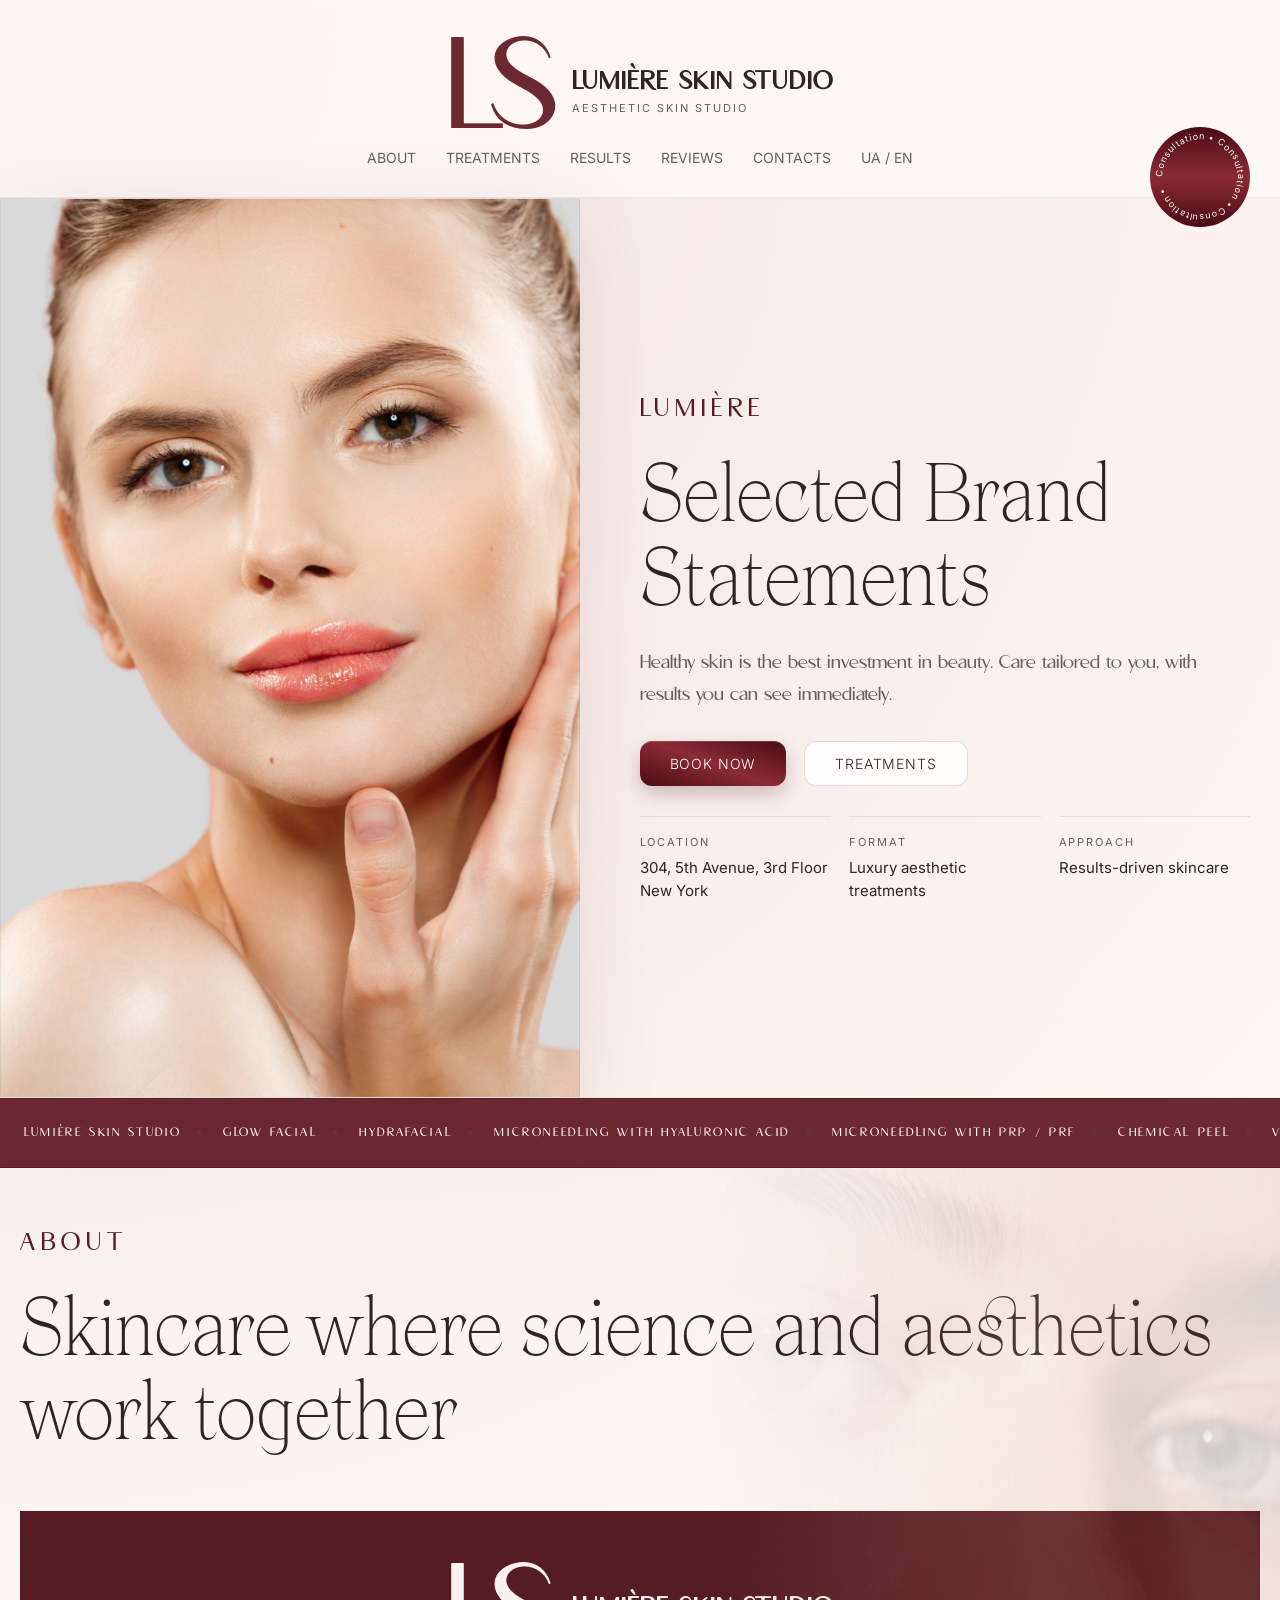
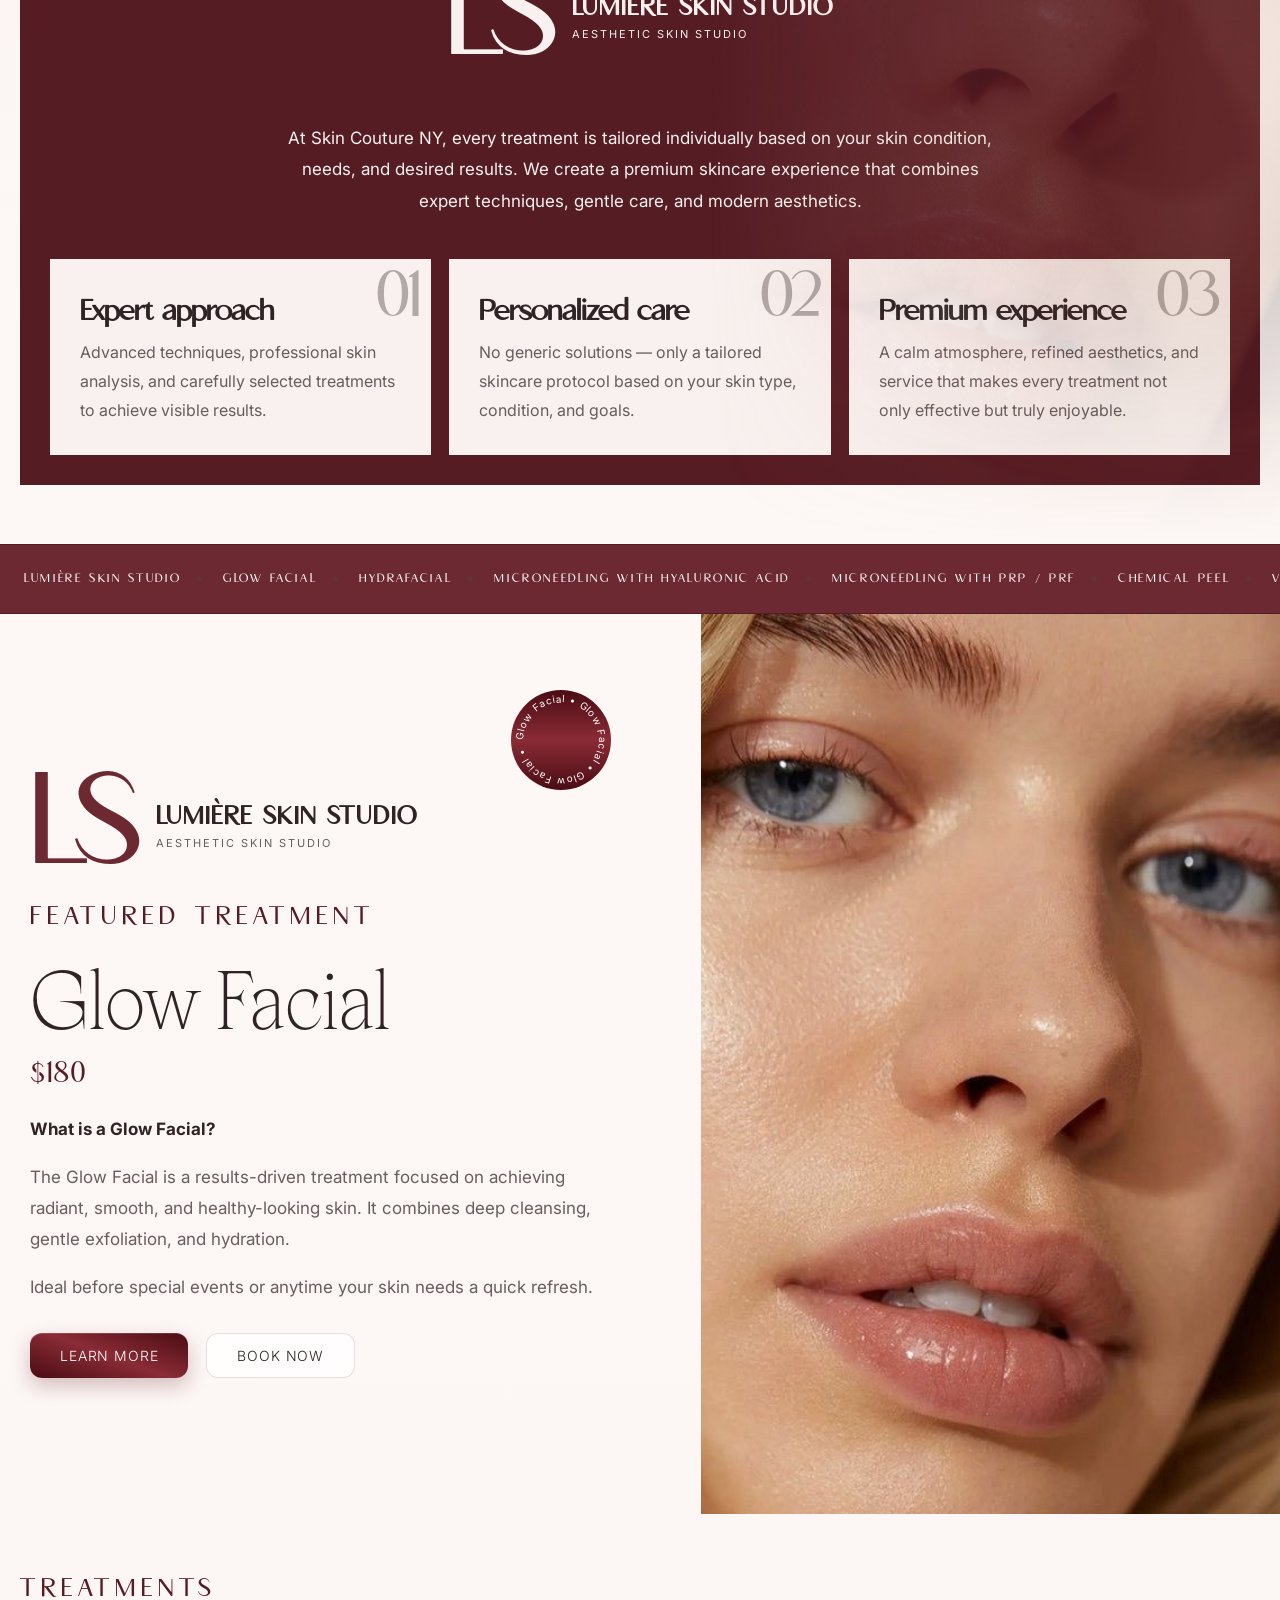
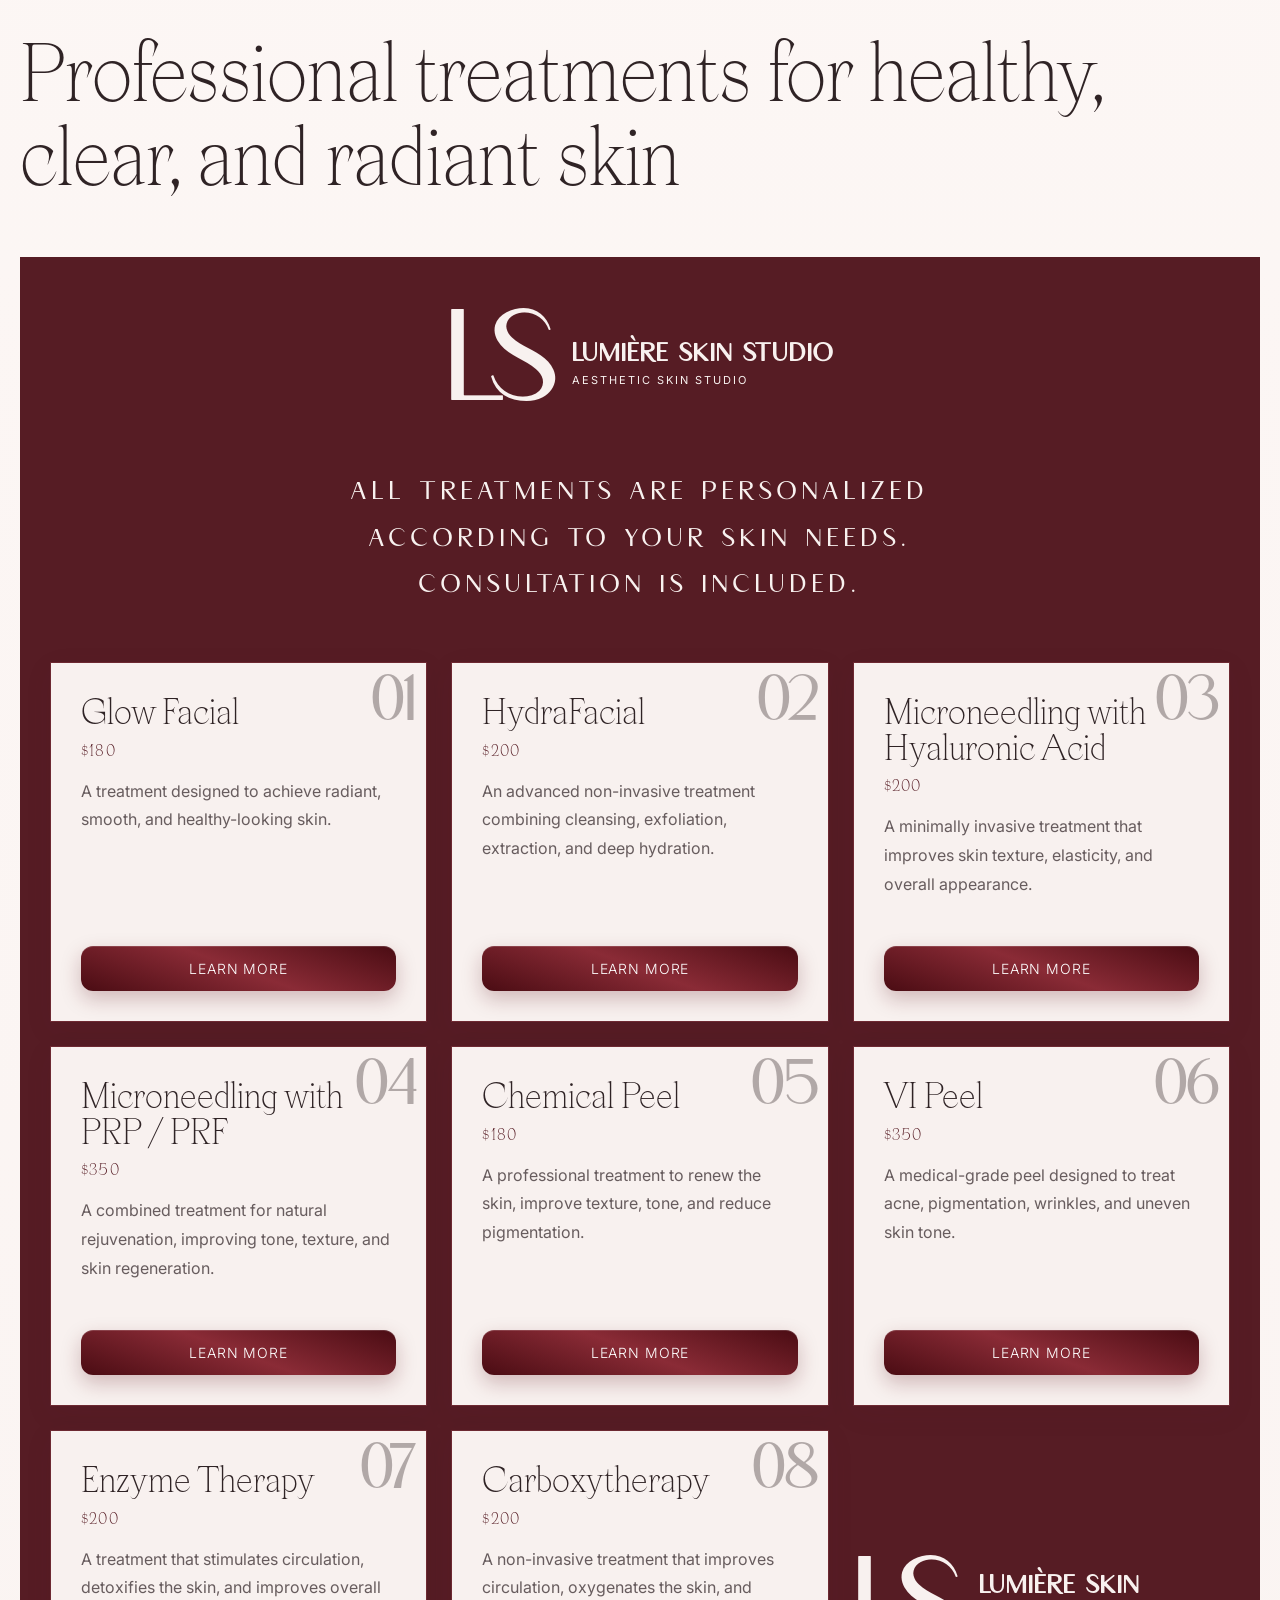
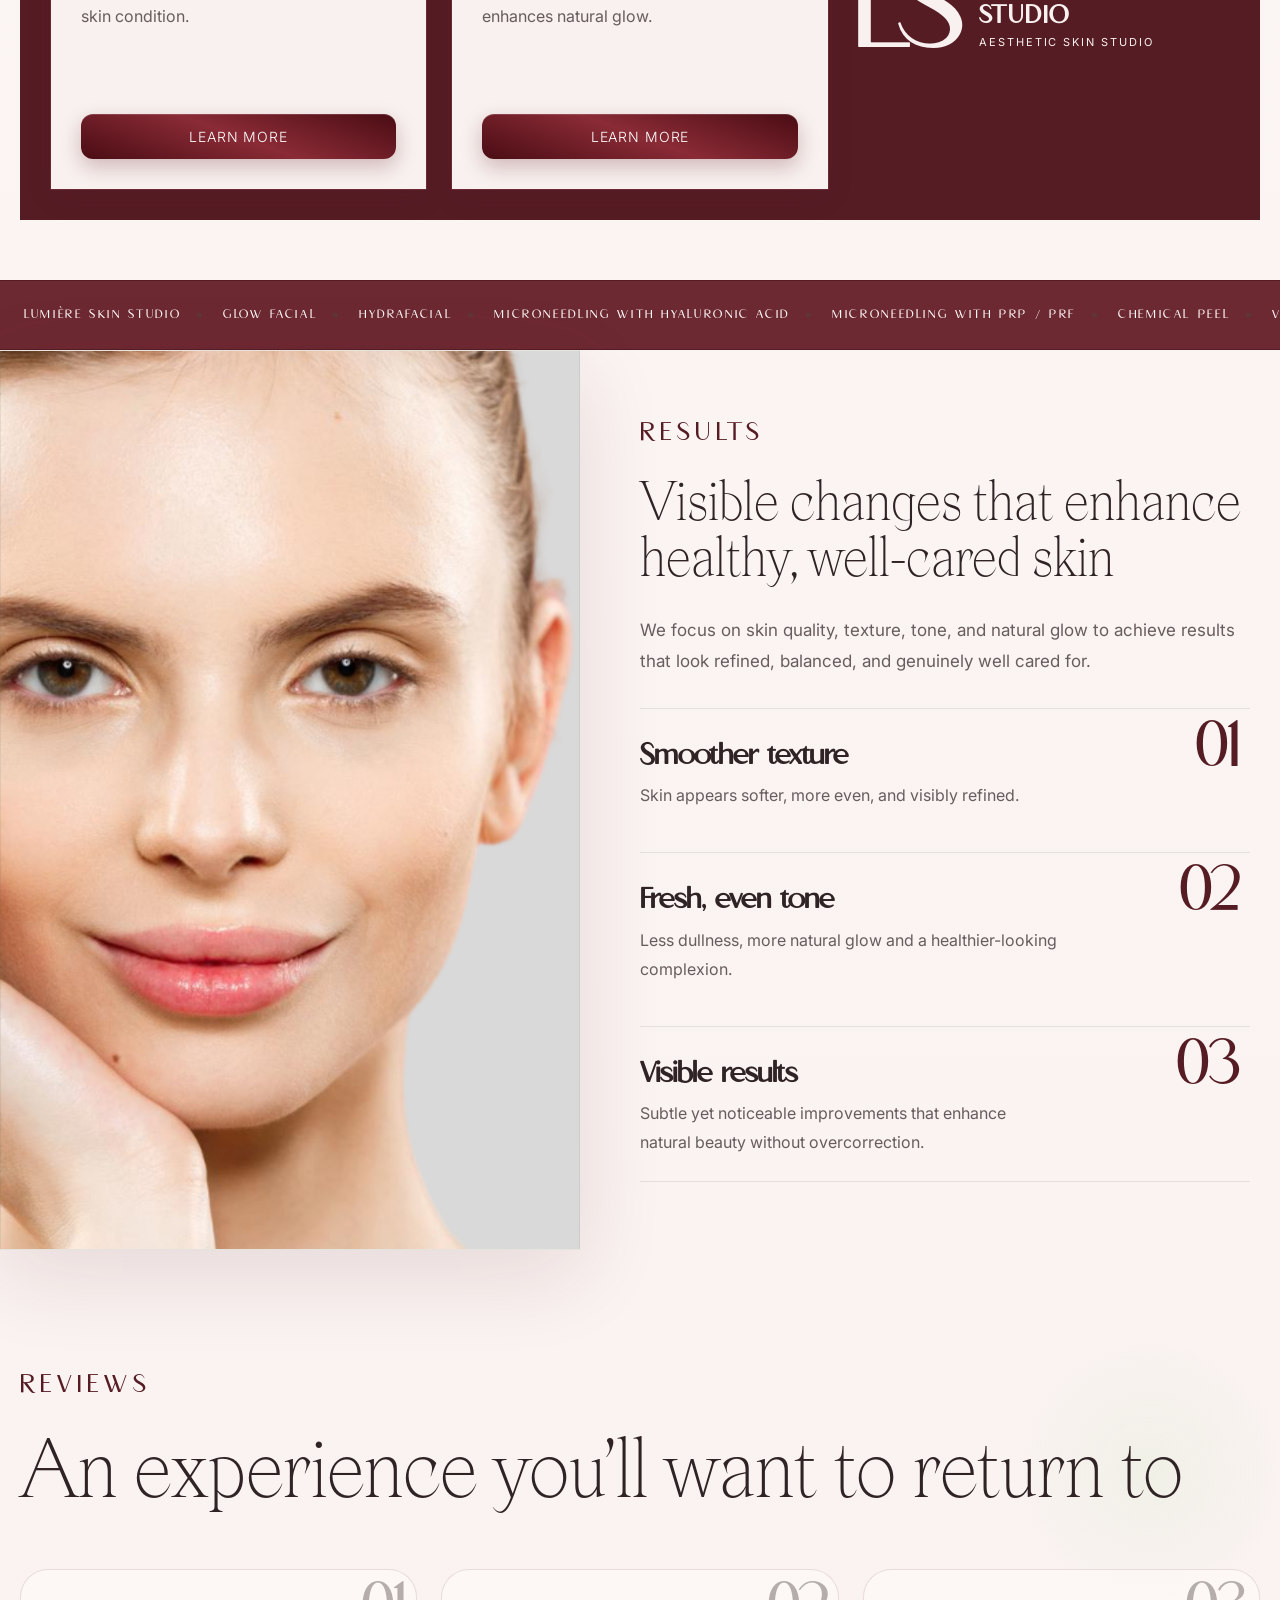
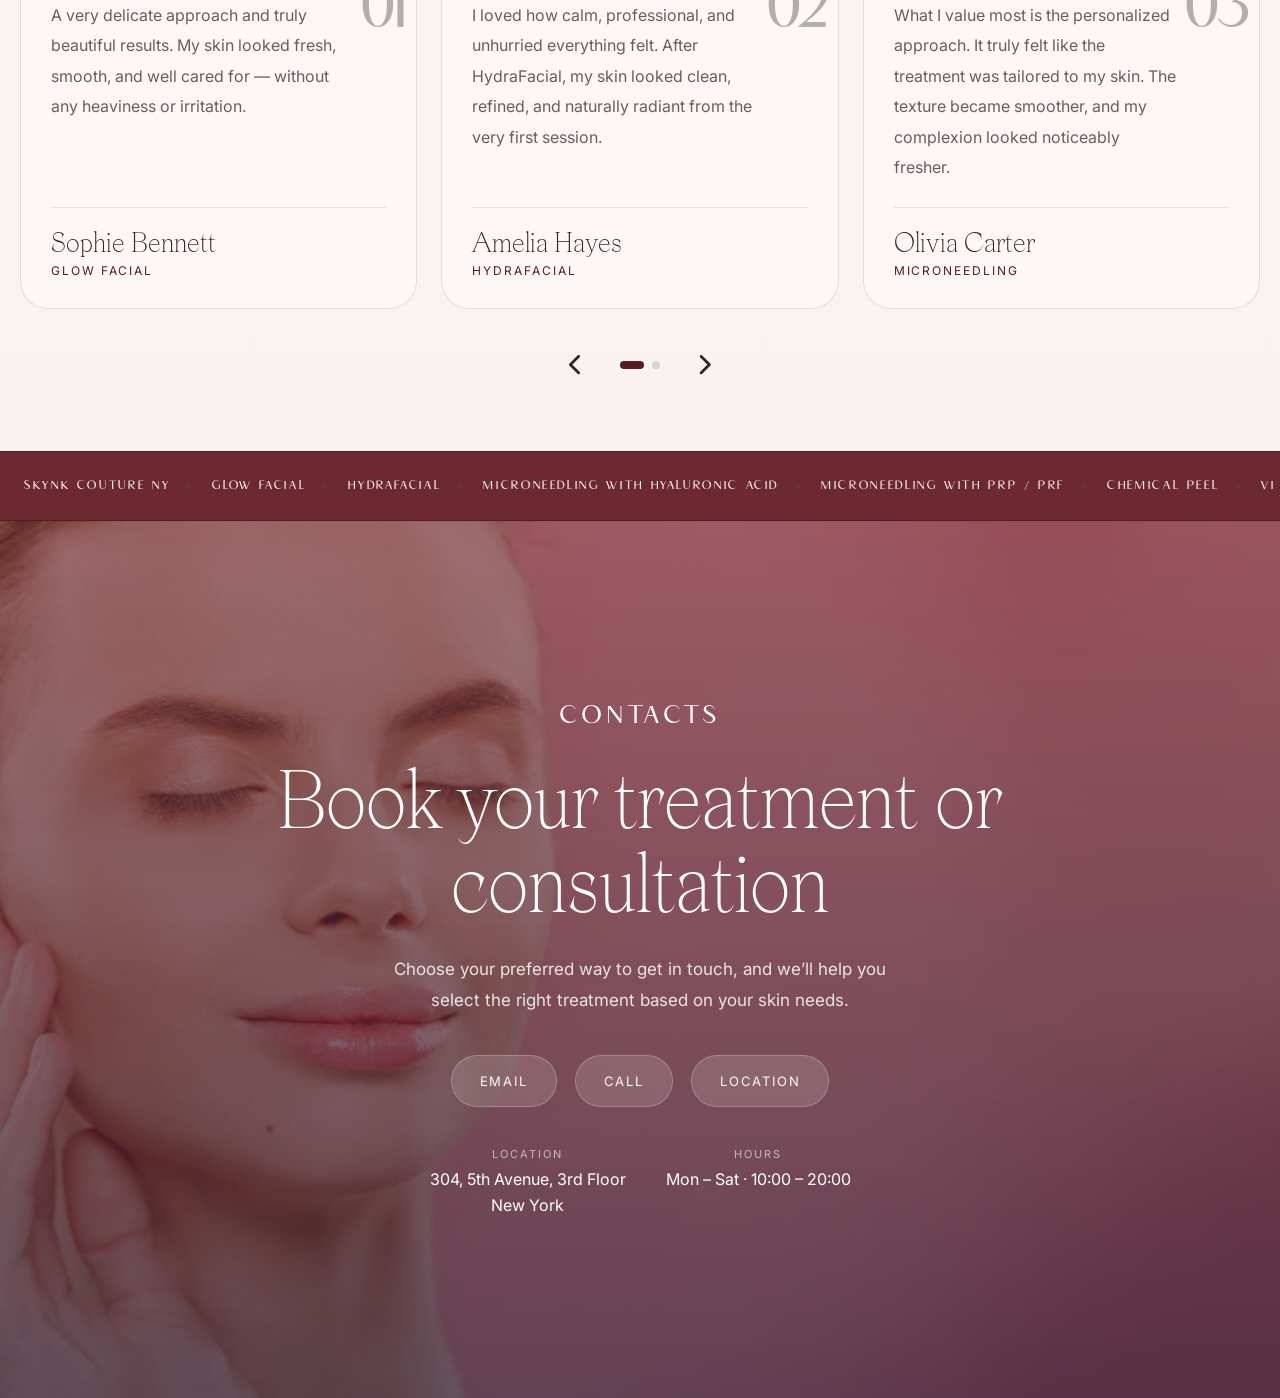
<file: index.html>
<!doctype html>
<html lang="en">
  <head>
    <meta charset="UTF-8" />
    <meta name="viewport" content="width=device-width, initial-scale=1.0" />
    <title>Lumière Skin Studio — Luxury Aesthetic Treatments</title>
    <meta
      name="description"
      content="Premium skincare treatments at Lumière Skin Studio. Modern aesthetics, refined care, and visible results."
    />
    <link
      href="https://fonts.googleapis.com/css2?family=Inter:wght@300;400;500;600;700&family=Playfair+Display:wght@400;500;600&display=swap"
      rel="stylesheet"
    />
    <link
      rel="stylesheet"
      href="https://cdnjs.cloudflare.com/ajax/libs/font-awesome/6.4.2/css/all.min.css"
    />
    <link rel="stylesheet" href="style.css" />
  </head>
  <body>
    <header class="site-header">
      <div class="container header-inner">
        <a href="#hero" class="logo" aria-label="Lumière Skin Studio">
          <span class="logo-mark"> LS </span>
          <span class="logo-text-wrap">
            <span class="logo-title">Lumière Skin Studio</span>
            <span class="logo-subtitle">Aesthetic skin studio</span>
          </span>
        </a>
        <button
          class="nav-toggle"
          type="button"
          aria-label="Відкрити меню"
          aria-expanded="false"
          aria-controls="site-nav"
        >
          <span></span>
          <span></span>
          <span></span>
        </button>

        <nav class="site-nav" id="site-nav" aria-label="Основна навігація">
          <ul class="nav-list">
            <li><a href="#about">About</a></li>
            <li><a href="#procedures">Treatments</a></li>
            <li><a href="#results">Results</a></li>
            <li><a href="#reviews">Reviews</a></li>
            <li><a href="#contacts">Contacts</a></li>
          </ul>

          <div class="nav-actions">
            <a href="ua.html" class="lang-switch" aria-label="Змінити мову"
              >UA / EN</a
            >
            <button class="circle-btn">
              <svg viewBox="0 0 200 200">
                <defs>
                  <path
                    id="circlePath"
                    d="M 100, 100
           m -75, 0
           a 75,75 0 1,1 150,0
           a 75,75 0 1,1 -150,0"
                  />
                </defs>

                <text fill="white" font-size="18" letter-spacing="2">
                  <textPath href="#circlePath">
                    Consultation • Consultation • Consultation •
                  </textPath>
                </text>
              </svg>
            </button>
          </div>
        </nav>
      </div>
    </header>

    <main>
      <section class="hero section" id="hero">
        <div class="hero-shell">
          <div class="hero-stage">
            <div class="hero-media" aria-hidden="true">
              <div class="hero-photo-frame">
                <div class="hero-photo-overlay"></div>
              </div>
            </div>

            <div class="hero-panel">
              <p class="eyebrow">Lumière</p>
              <h1 class="section-title hero-title">
                Selected Brand Statements
              </h1>
              <p class="hero-text">
                Healthy skin is the best investment in beauty. Care tailored to
                you, with results you can see immediately.
              </p>

              <div class="hero-actions">
                <a href="#contacts" class="btn btn-primary">Book now</a>
                <a href="#procedures" class="btn btn-secondary">Treatments</a>
              </div>

              <div class="hero-meta">
                <div class="hero-meta-item">
                  <span class="hero-meta-label">Location</span>
                  <span class="hero-meta-value"
                    >304, 5th Avenue, 3rd Floor<br />
                    New York</span
                  >
                </div>
                <div class="hero-meta-item">
                  <span class="hero-meta-label">Format</span>
                  <span class="hero-meta-value"
                    >Luxury aesthetic treatments</span
                  >
                </div>
                <div class="hero-meta-item">
                  <span class="hero-meta-label">Approach</span>
                  <span class="hero-meta-value">Results-driven skincare</span>
                </div>
              </div>
            </div>
          </div>
        </div>
      </section>

      <section class="ticker">
        <div class="ticker__track">
          <span>Lumière Skin Studio</span>
          <span>Glow Facial</span>
          <span>HydraFacial</span>
          <span>Microneedling with Hyaluronic Acid</span>
          <span>Microneedling with PRP / PRF</span>
          <span>Chemical Peel</span>
          <span>VI Peel</span>
          <span>Enzyme Therapy</span>
          <span>Carboxytherapy</span>
        </div>
      </section>

      <section class="about section" id="about">
        <div class="container">
          <div class="title">
            <p class="eyebrow">About</p>

            <h2 class="section-title">
              Skincare where science and aesthetics work together
            </h2>
          </div>

          <div class="about-grid">
            <div class="about-content">
              <div class="logo logo-section" aria-label="Lumière Skin Studio">
                <span class="logo-mark"> LS </span>
                <span class="logo-text-wrap">
                  <span class="logo-title">Lumière Skin Studio</span>
                  <span class="logo-subtitle">Aesthetic skin studio</span>
                </span>
              </div>
              <p class="about-description">
                At Skin Couture NY, every treatment is tailored individually
                based on your skin condition, needs, and desired results. We
                create a premium skincare experience that combines expert
                techniques, gentle care, and modern aesthetics.
              </p>

              <div class="about-points">
                <article class="about-point">
                  <span class="about-point__number">01</span>
                  <div class="about-point__body">
                    <h3 class="about-point__title">Expert approach</h3>
                    <p class="about-point__text">
                      Advanced techniques, professional skin analysis, and
                      carefully selected treatments to achieve visible results.
                    </p>
                  </div>
                </article>

                <article class="about-point">
                  <span class="about-point__number">02</span>
                  <div class="about-point__body">
                    <h3 class="about-point__title">Personalized care</h3>
                    <p class="about-point__text">
                      No generic solutions — only a tailored skincare protocol
                      based on your skin type, condition, and goals.
                    </p>
                  </div>
                </article>

                <article class="about-point">
                  <span class="about-point__number">03</span>
                  <div class="about-point__body">
                    <h3 class="about-point__title">Premium experience</h3>
                    <p class="about-point__text">
                      A calm atmosphere, refined aesthetics, and service that
                      makes every treatment not only effective but truly
                      enjoyable.
                    </p>
                  </div>
                </article>
              </div>
            </div>
          </div>
        </div>
      </section>

      <section class="ticker">
        <div class="ticker__track">
          <span>Lumière Skin Studio</span>
          <span>Glow Facial</span>
          <span>HydraFacial</span>
          <span>Microneedling with Hyaluronic Acid</span>
          <span>Microneedling with PRP / PRF</span>
          <span>Chemical Peel</span>
          <span>VI Peel</span>
          <span>Enzyme Therapy</span>
          <span>Carboxytherapy</span>
        </div>
      </section>
      <section class="procedures section" id="procedures">
        <div class="procedure-feature">
          <div class="procedure-feature__panel">
            <div class="logo" aria-label="Lumière Skin Studio">
              <span class="logo-mark"> LS </span>
              <span class="logo-text-wrap">
                <span class="logo-title">Lumière Skin Studio</span>
                <span class="logo-subtitle">Aesthetic skin studio</span>
              </span>
            </div>
            <p class="eyebrow">Featured treatment</p>

            <div class="procedure-feature__head">
              <h3 class="section-title procedure-feature__title">
                Glow Facial
              </h3>
              <span class="procedure-feature__price">$180</span>
            </div>

            <div class="procedure-feature__content">
              <p><strong>What is a Glow Facial?</strong></p>

              <p>
                The Glow Facial is a results-driven treatment focused on
                achieving radiant, smooth, and healthy-looking skin. It combines
                deep cleansing, gentle exfoliation, and hydration.
              </p>

              <p>
                Ideal before special events or anytime your skin needs a quick
                refresh.
              </p>
            </div>
            <div class="circle-btn top">
              <svg viewBox="0 0 200 200">
                <defs>
                  <path
                    id="circlePath"
                    d="M 100, 100
           m -75, 0
           a 75,75 0 1,1 150,0
           a 75,75 0 1,1 -150,0"
                  ></path>
                </defs>

                <text fill="white" font-size="20" letter-spacing="2">
                  <textPath href="#circlePath">
                    Glow Facial • Glow Facial • Glow Facial •
                  </textPath>
                </text>
              </svg>
            </div>

            <div class="procedure-feature__actions">
              <button
                class="btn btn-primary"
                type="button"
                data-modal="modal-glow"
              >
                Learn more
              </button>
              <a href="#contacts" class="btn btn-secondary">Book now</a>
            </div>
          </div>
          <div class="procedure-feature__media">
            <div class="procedure-feature__frame">
              <div class="procedure-feature__overlay"></div>
            </div>
          </div>
        </div>
      </section>

      <section class="procedures-block about section">
        <div class="container">
          <div class="title procedures-title-wrap">
            <p class="eyebrow">Treatments</p>
            <h2 class="section-title procedures-title">
              Professional treatments for healthy, clear, and radiant skin
            </h2>
          </div>
        </div>

        <div class="procedures-list about-content container">
          <div class="logo logo-section" aria-label="Lumière Skin Studio">
            <span class="logo-mark"> LS </span>
            <span class="logo-text-wrap">
              <span class="logo-title">Lumière Skin Studio</span>
              <span class="logo-subtitle">Aesthetic skin studio</span>
            </span>
          </div>
          <p class="about-description">
            All treatments are personalized according to your skin needs.
            Consultation is included.
          </p>
          <div class="procedures-slider">
            <div class="procedures-grid">
              <article class="procedure-card">
                <span class="about-point__number">01</span>
                <div class="procedure-card__top">
                  <h3 class="procedure-card__title">Glow Facial</h3>
                  <span class="procedure-card__price">$180</span>
                </div>
                <p class="procedure-card__text">
                  A treatment designed to achieve radiant, smooth, and
                  healthy-looking skin.
                </p>
                <button
                  class="procedure-card__link btn btn-primary"
                  type="button"
                  data-modal="modal-glow"
                >
                  Learn more
                </button>
              </article>

              <article class="procedure-card">
                <span class="about-point__number">02</span>
                <div class="procedure-card__top">
                  <h3 class="procedure-card__title">HydraFacial</h3>
                  <span class="procedure-card__price">$200</span>
                </div>
                <p class="procedure-card__text">
                  An advanced non-invasive treatment combining cleansing,
                  exfoliation, extraction, and deep hydration.
                </p>
                <button
                  class="procedure-card__link btn btn-primary"
                  type="button"
                  data-modal="modal-hydra"
                >
                  Learn more
                </button>
              </article>

              <article class="procedure-card">
                <span class="about-point__number">03</span>
                <div class="procedure-card__top">
                  <h3 class="procedure-card__title">
                    Microneedling with Hyaluronic Acid
                  </h3>
                  <span class="procedure-card__price">$200</span>
                </div>
                <p class="procedure-card__text">
                  A minimally invasive treatment that improves skin texture,
                  elasticity, and overall appearance.
                </p>
                <button
                  class="procedure-card__link btn btn-primary"
                  type="button"
                  data-modal="modal-micro"
                >
                  Learn more
                </button>
              </article>

              <article class="procedure-card">
                <span class="about-point__number">04</span>
                <div class="procedure-card__top">
                  <h3 class="procedure-card__title">
                    Microneedling with PRP / PRF
                  </h3>
                  <span class="procedure-card__price">$350</span>
                </div>
                <p class="procedure-card__text">
                  A combined treatment for natural rejuvenation, improving tone,
                  texture, and skin regeneration.
                </p>
                <button
                  class="procedure-card__link btn btn-primary"
                  type="button"
                  data-modal="modal-prp"
                >
                  Learn more
                </button>
              </article>

              <article class="procedure-card">
                <span class="about-point__number">05</span>
                <div class="procedure-card__top">
                  <h3 class="procedure-card__title">Chemical Peel</h3>
                  <span class="procedure-card__price">$180</span>
                </div>
                <p class="procedure-card__text">
                  A professional treatment to renew the skin, improve texture,
                  tone, and reduce pigmentation.
                </p>
                <button
                  class="procedure-card__link btn btn-primary"
                  type="button"
                  data-modal="modal-peel"
                >
                  Learn more
                </button>
              </article>

              <article class="procedure-card">
                <span class="about-point__number">06</span>
                <div class="procedure-card__top">
                  <h3 class="procedure-card__title">VI Peel</h3>
                  <span class="procedure-card__price">$350</span>
                </div>
                <p class="procedure-card__text">
                  A medical-grade peel designed to treat acne, pigmentation,
                  wrinkles, and uneven skin tone.
                </p>
                <button
                  class="procedure-card__link btn btn-primary"
                  type="button"
                  data-modal="modal-vipeel"
                >
                  Learn more
                </button>
              </article>

              <article class="procedure-card">
                <span class="about-point__number">07</span>
                <div class="procedure-card__top">
                  <h3 class="procedure-card__title">Enzyme Therapy</h3>
                  <span class="procedure-card__price">$200</span>
                </div>
                <p class="procedure-card__text">
                  A treatment that stimulates circulation, detoxifies the skin,
                  and improves overall skin condition.
                </p>
                <button
                  class="procedure-card__link btn btn-primary"
                  type="button"
                  data-modal="modal-enzyme"
                >
                  Learn more
                </button>
              </article>

              <article class="procedure-card">
                <span class="about-point__number">08</span>
                <div class="procedure-card__top">
                  <h3 class="procedure-card__title">Carboxytherapy</h3>
                  <span class="procedure-card__price">$200</span>
                </div>
                <p class="procedure-card__text">
                  A non-invasive treatment that improves circulation, oxygenates
                  the skin, and enhances natural glow.
                </p>
                <button
                  class="procedure-card__link btn btn-primary"
                  type="button"
                  data-modal="modal-carboxy"
                >
                  Learn more
                </button>
              </article>

              <div class="logo logo-section" aria-label="Lumière Skin Studio">
                <span class="logo-mark"> LS </span>
                <span class="logo-text-wrap">
                  <span class="logo-title">Lumière Skin Studio</span>
                  <span class="logo-subtitle">Aesthetic skin studio</span>
                </span>
              </div>
            </div>
          </div>

          <div class="procedures-controls">
            <button class="procedures-arrow procedures-arrow--prev">
              <i class="fa-solid fa-chevron-left"></i>
            </button>
            <div class="procedures-dots"></div>
            <button class="procedures-arrow procedures-arrow--next">
              <i class="fa-solid fa-chevron-right"></i>
            </button>
          </div>
        </div>
      </section>

      <section class="ticker">
        <div class="ticker__track">
          <span>Lumière Skin Studio</span>
          <span>Glow Facial</span>
          <span>HydraFacial</span>
          <span>Microneedling with Hyaluronic Acid</span>
          <span>Microneedling with PRP / PRF</span>
          <span>Chemical Peel</span>
          <span>VI Peel</span>
          <span>Enzyme Therapy</span>
          <span>Carboxytherapy</span>
        </div>
      </section>
      <section class="hero-stage results section" id="results">
        <div class="results-media">
          <div class="hero-media" aria-hidden="true">
            <div class="hero-photo-frame">
              <div class="hero-photo-overlay"></div>
            </div>
          </div>
        </div>

        <div class="results-content">
          <div class="title results-title-wrap">
            <p class="eyebrow">Results</p>
            <h2 class="section-title results-title">
              Visible changes that enhance healthy, well-cared skin
            </h2>
          </div>
          <p class="results-description">
            We focus on skin quality, texture, tone, and natural glow to achieve
            results that look refined, balanced, and genuinely well cared for.
          </p>

          <div class="results-points">
            <article class="results-point">
              <span class="results-point__number">01</span>
              <div class="results-point__body">
                <h3 class="results-point__title">Smoother texture</h3>
                <p class="results-point__text">
                  Skin appears softer, more even, and visibly refined.
                </p>
              </div>
            </article>

            <article class="results-point">
              <span class="results-point__number">02</span>
              <div class="results-point__body">
                <h3 class="results-point__title">Fresh, even tone</h3>
                <p class="results-point__text">
                  Less dullness, more natural glow and a healthier-looking
                  complexion.
                </p>
              </div>
            </article>

            <article class="results-point">
              <span class="results-point__number">03</span>
              <div class="results-point__body">
                <h3 class="results-point__title">Visible results</h3>
                <p class="results-point__text">
                  Subtle yet noticeable improvements that enhance natural beauty
                  without overcorrection.
                </p>
              </div>
            </article>
          </div>
        </div>
      </section>
      <section class="reviews section" id="reviews">
        <div class="container">
          <div class="title reviews-title-wrap">
            <p class="eyebrow">Reviews</p>
            <h2 class="section-title reviews-title">
              An experience you’ll want to return to
            </h2>
          </div>

          <div class="reviews-slider">
            <div class="reviews-track">
              <article class="review-card">
                <span class="about-point__number">01</span>
                <p class="review-card__text">
                  A very delicate approach and truly beautiful results. My skin
                  looked fresh, smooth, and well cared for — without any
                  heaviness or irritation.
                </p>
                <div class="review-card__footer">
                  <span class="review-card__name">Sophie Bennett</span>
                  <span class="review-card__meta">Glow Facial</span>
                </div>
              </article>

              <article class="review-card">
                <span class="about-point__number">02</span>
                <p class="review-card__text">
                  I loved how calm, professional, and unhurried everything felt.
                  After HydraFacial, my skin looked clean, refined, and
                  naturally radiant from the very first session.
                </p>
                <div class="review-card__footer">
                  <span class="review-card__name">Amelia Hayes</span>
                  <span class="review-card__meta">HydraFacial</span>
                </div>
              </article>

              <article class="review-card">
                <span class="about-point__number">03</span>
                <p class="review-card__text">
                  What I value most is the personalized approach. It truly felt
                  like the treatment was tailored to my skin. The texture became
                  smoother, and my complexion looked noticeably fresher.
                </p>
                <div class="review-card__footer">
                  <span class="review-card__name">Olivia Carter</span>
                  <span class="review-card__meta">Microneedling</span>
                </div>
              </article>

              <article class="review-card">
                <span class="about-point__number">04</span>
                <p class="review-card__text">
                  Beautiful space, exceptional service, and visible results.
                  After a course of treatments, my skin became noticeably
                  smoother, firmer, and healthier-looking — while still looking
                  natural.
                </p>
                <div class="review-card__footer">
                  <span class="review-card__name">Chloe Morgan</span>
                  <span class="review-card__meta">PRP / PRF</span>
                </div>
              </article>

              <article class="review-card">
                <span class="about-point__number">05</span>
                <p class="review-card__text">
                  After Enzyme Therapy, my skin looked incredibly fresh and
                  rested. I loved that the result felt soft, refined, and
                  aesthetic — without any aggressive treatment effect.
                </p>
                <div class="review-card__footer">
                  <span class="review-card__name">Emma Sinclair</span>
                  <span class="review-card__meta">Enzyme Therapy</span>
                </div>
              </article>
            </div>
          </div>

          <div class="reviews-controls">
            <button
              class="reviews-arrow reviews-arrow--prev"
              type="button"
              aria-label="Previous review"
            >
              <i class="fa-solid fa-chevron-left"></i>
            </button>
            <div class="reviews-dots" aria-hidden="true"></div>
            <button
              class="reviews-arrow reviews-arrow--next"
              type="button"
              aria-label="Next review"
            >
              <i class="fa-solid fa-chevron-right"></i>
            </button>
          </div>
        </div>
      </section>
      <section class="ticker">
        <div class="ticker__track">
          <span>Skynk Couture NY</span>
          <span>Glow Facial</span>
          <span>HydraFacial</span>
          <span>Microneedling with Hyaluronic Acid</span>
          <span>Microneedling with PRP / PRF</span>
          <span>Chemical Peel</span>
          <span>VI Peel</span>
          <span>Enzyme Therapy</span>
          <span>Carboxytherapy</span>
        </div>
      </section>
      <section class="contacts section" id="contacts">
        <div class="contacts-bg"></div>

        <div class="container">
          <div class="contacts-shell">
            <div class="title contacts-title-wrap">
              <p class="eyebrow">Contacts</p>
              <h2 class="section-title contacts-title">
                Book your treatment or consultation
              </h2>
            </div>

            <p class="contacts-description">
              Choose your preferred way to get in touch, and we’ll help you
              select the right treatment based on your skin needs.
            </p>

            <div class="contacts-actions">
              <a href="mailto:LumiereskinNY@gmail.com" class="contact-btn">
                <span>Email</span>
              </a>

              <a href="tel:+12018323011" class="contact-btn">
                <span>Call</span>
              </a>

              <a
                href="https://maps.google.com/?q=304+5th+Avenue+New+York"
                target="_blank"
                class="contact-btn"
              >
                <span>Location</span>
              </a>
            </div>

            <div class="contacts-info">
              <div class="contacts-item">
                <span class="contacts-label">Location</span>
                <span class="contacts-value"
                  >304, 5th Avenue, 3rd Floor<br />
                  New York</span
                >
              </div>

              <div class="contacts-item">
                <span class="contacts-label">Hours</span>
                <span class="contacts-value">Mon – Sat · 10:00 – 20:00</span>
              </div>
            </div>
          </div>
        </div>
      </section>
    </main>

    <div class="modal-backdrop" id="modal-backdrop"></div>

    <div class="procedure-modal" id="modal-glow" aria-hidden="true">
      <div class="procedure-modal__dialog">
        <button class="procedure-modal__close" type="button" aria-label="Close">
          ×
        </button>
        <p class="eyebrow">Glow Facial</p>
        <h3 class="section-title procedure-modal__title">Glow Facial</h3>

        <div class="procedure-modal__content">
          <p>
            The Glow Facial is a results-driven treatment focused on achieving
            radiant, smooth, and healthy-looking skin. It combines deep
            cleansing, gentle exfoliation, and hydration.
          </p>

          <p>
            Ideal before events or anytime your skin needs a refreshed, luminous
            appearance.
          </p>

          <p><strong>What does the treatment include?</strong></p>
          <ul>
            <li>Skin analysis and consultation</li>
            <li>Deep cleansing</li>
            <li>Exfoliation</li>
            <li>Pore cleansing</li>
            <li>Mask</li>
            <li>Serum and moisturizer</li>
            <li>SPF protection</li>
          </ul>

          <p><strong>Benefits</strong></p>
          <ul>
            <li>Instant glow</li>
            <li>Deep pore cleansing</li>
            <li>Improved skin texture</li>
            <li>Hydration boost</li>
            <li>Healthy, radiant appearance</li>
            <li>Relaxing experience</li>
          </ul>

          <p><strong>Who is it for?</strong></p>
          <p>
            Suitable for all skin types, especially dull, dehydrated, or before
            events.
          </p>

          <p><strong>Results</strong></p>
          <p>
            After the first session, skin looks fresh and radiant. With regular
            treatments, results become long-lasting.
          </p>
        </div>
      </div>
    </div>

    <div class="procedure-modal" id="modal-hydra" aria-hidden="true">
      <div class="procedure-modal__dialog">
        <button class="procedure-modal__close" type="button" aria-label="Close">
          ×
        </button>
        <p class="eyebrow">HydraFacial</p>
        <h3 class="section-title procedure-modal__title">HydraFacial</h3>

        <div class="procedure-modal__content">
          <p>
            HydraFacial is an advanced, non-invasive treatment that deeply
            cleanses, exfoliates, extracts impurities, and hydrates the skin
            using targeted serums.
          </p>

          <p>The procedure delivers instant results with no downtime.</p>

          <p><strong>What does the treatment include?</strong></p>
          <ul>
            <li>Skin analysis and consultation</li>
            <li>Deep cleansing and exfoliation</li>
            <li>Gentle acid peel</li>
            <li>Painless vacuum extraction</li>
            <li>Serum infusion</li>
            <li>Moisturizer and SPF protection</li>
          </ul>

          <p><strong>Benefits</strong></p>
          <ul>
            <li>Instant glow and hydration</li>
            <li>Deep pore cleansing</li>
            <li>Improved tone and texture</li>
            <li>Reduction of fine lines</li>
            <li>No downtime</li>
            <li>Suitable for sensitive skin</li>
          </ul>

          <p><strong>Who is it for?</strong></p>
          <p>
            Suitable for all skin types, especially dehydrated, acne-prone, or
            dull skin.
          </p>

          <p><strong>Results</strong></p>
          <p>
            Skin appears cleaner, smoother, and more radiant after the first
            session.
          </p>
        </div>
      </div>
    </div>

    <div class="procedure-modal" id="modal-micro" aria-hidden="true">
      <div class="procedure-modal__dialog">
        <button class="procedure-modal__close" type="button" aria-label="Close">
          ×
        </button>
        <p class="eyebrow">Microneedling</p>
        <h3 class="section-title procedure-modal__title">Microneedling</h3>

        <div class="procedure-modal__content">
          <p><strong>What is Microneedling?</strong></p>
          <p>
            Microneedling is a minimally invasive treatment that uses fine
            needles to create micro-injuries, stimulating collagen and elastin
            production.
          </p>

          <p>It improves skin texture, firmness, and overall appearance.</p>

          <p><strong>What does the treatment include?</strong></p>
          <ul>
            <li>Skin consultation and analysis</li>
            <li>Cleansing and preparation</li>
            <li>Microneedling procedure</li>
            <li>Application of active serums</li>
            <li>Soothing and hydrating care</li>
            <li>SPF protection</li>
          </ul>

          <p><strong>Benefits</strong></p>
          <ul>
            <li>Stimulates collagen production</li>
            <li>Improves texture and tone</li>
            <li>Reduces fine lines</li>
            <li>Minimizes pores and acne scars</li>
            <li>Enhances skin firmness</li>
          </ul>

          <p><strong>Who is it for?</strong></p>
          <p>
            Suitable for uneven texture, acne scars, wrinkles, enlarged pores,
            and dull skin.
          </p>

          <p><strong>Results</strong></p>
          <p>
            Skin becomes smoother, firmer, and more radiant. Best results are
            achieved with a course of treatments.
          </p>
        </div>
      </div>
    </div>
    <div class="procedure-modal" id="modal-prp" aria-hidden="true">
      <div class="procedure-modal__dialog">
        <button class="procedure-modal__close" type="button" aria-label="Close">
          ×
        </button>
        <p class="eyebrow">PRP / PRF</p>
        <h3 class="section-title procedure-modal__title">
          Microneedling with PRP / PRF
        </h3>

        <div class="procedure-modal__content">
          <p><strong>What is PRP?</strong></p>
          <p>
            PRP (Platelet-Rich Plasma) uses your own blood plasma rich in growth
            factors to stimulate skin regeneration.
          </p>

          <p><strong>What is PRF?</strong></p>
          <p>
            PRF is an advanced version of PRP with a higher concentration of
            growth factors and longer-lasting effects.
          </p>

          <p><strong>What does the treatment include?</strong></p>
          <ul>
            <li>Consultation and analysis</li>
            <li>Blood draw and PRP/PRF preparation</li>
            <li>Skin preparation</li>
            <li>Microneedling</li>
            <li>PRP/PRF application</li>
            <li>Soothing care and SPF</li>
          </ul>

          <p><strong>Benefits</strong></p>
          <ul>
            <li>Stimulates collagen production</li>
            <li>Improves texture and tone</li>
            <li>Reduces wrinkles and acne scars</li>
            <li>Enhances skin elasticity</li>
            <li>Natural rejuvenation</li>
          </ul>

          <p><strong>Results</strong></p>
          <p>Skin becomes smoother, firmer, and more radiant over time.</p>
        </div>
      </div>
    </div>

    <div class="procedure-modal" id="modal-peel" aria-hidden="true">
      <div class="procedure-modal__dialog">
        <button class="procedure-modal__close" type="button" aria-label="Close">
          ×
        </button>
        <p class="eyebrow">Chemical Peel</p>
        <h3 class="section-title procedure-modal__title">Chemical Peel</h3>

        <div class="procedure-modal__content">
          <p><strong>What is a Chemical Peel?</strong></p>
          <p>
            A chemical peel is a professional treatment that exfoliates the
            skin, removes dead cells, and stimulates renewal.
          </p>

          <p><strong>Benefits</strong></p>
          <ul>
            <li>Improves texture and smoothness</li>
            <li>Reduces pigmentation</li>
            <li>Helps with acne and post-acne</li>
            <li>Stimulates collagen</li>
            <li>Brightens skin</li>
          </ul>

          <p><strong>Results</strong></p>
          <p>
            Skin gradually renews, becoming smoother, clearer, and more radiant.
          </p>
        </div>
      </div>
    </div>

    <div class="procedure-modal" id="modal-vipeel" aria-hidden="true">
      <div class="procedure-modal__dialog">
        <button class="procedure-modal__close" type="button" aria-label="Close">
          ×
        </button>
        <p class="eyebrow">VI Peel</p>
        <h3 class="section-title procedure-modal__title">VI Peel</h3>

        <div class="procedure-modal__content">
          <p><strong>What is VI Peel?</strong></p>
          <p>
            VI Peel is a medical-grade chemical peel designed to target acne,
            pigmentation, fine lines, and uneven skin tone.
          </p>
          <p>
            It penetrates deeper layers of the skin while remaining safe and
            effective.
          </p>

          <p><strong>What does the treatment include?</strong></p>
          <ul>
            <li>Consultation</li>
            <li>Application of the peel</li>
            <li>Post-treatment instructions</li>
            <li>Peeling process over several days</li>
          </ul>

          <p><strong>Who is it for?</strong></p>
          <p>
            Suitable for acne-prone, pigmented, dull skin or signs of aging.
          </p>

          <p><strong>Results</strong></p>
          <p>
            Skin gradually renews, becoming smoother, clearer, and more radiant.
          </p>
        </div>
      </div>
    </div>

    <div class="procedure-modal" id="modal-enzyme" aria-hidden="true">
      <div class="procedure-modal__dialog">
        <button class="procedure-modal__close" type="button" aria-label="Close">
          ×
        </button>
        <p class="eyebrow">Enzyme Therapy</p>
        <h3 class="section-title procedure-modal__title">Enzyme Therapy</h3>

        <div class="procedure-modal__content">
          <p><strong>What is Enzyme Therapy?</strong></p>
          <p>
            Enzyme Therapy is an advanced treatment that uses natural enzymes to
            stimulate circulation, improve oxygenation, and support skin
            detoxification.
          </p>
          <p>
            It helps restore skin function and achieve a balanced, healthy
            complexion.
          </p>

          <p><strong>What does the treatment include?</strong></p>
          <ul>
            <li>Skin consultation and analysis</li>
            <li>Cleansing and preparation</li>
            <li>Application of enzyme mask</li>
            <li>Circulation and lymphatic stimulation</li>
            <li>Finishing care</li>
            <li>SPF protection</li>
          </ul>

          <p><strong>Benefits</strong></p>
          <ul>
            <li>Improves circulation and oxygenation</li>
            <li>Supports detoxification</li>
            <li>Enhances skin tone and texture</li>
            <li>Reduces puffiness</li>
            <li>Promotes healthy glow</li>
            <li>Strengthens skin function</li>
          </ul>

          <p><strong>Who is it for?</strong></p>
          <p>
            Suitable for all skin types, especially dull, tired, or congested
            skin.
          </p>

          <p><strong>Results</strong></p>
          <p>
            Skin appears brighter, firmer, and more balanced. Regular treatments
            improve long-term skin health.
          </p>
        </div>
      </div>
    </div>

    <div class="procedure-modal" id="modal-carboxy" aria-hidden="true">
      <div class="procedure-modal__dialog">
        <button class="procedure-modal__close" type="button" aria-label="Close">
          ×
        </button>
        <p class="eyebrow">Carboxytherapy</p>
        <h3 class="section-title procedure-modal__title">Carboxytherapy</h3>

        <div class="procedure-modal__content">
          <p><strong>What is Carboxytherapy?</strong></p>
          <p>
            Carboxytherapy is a non-invasive treatment that uses carbon dioxide
            (CO₂) to stimulate circulation, improve oxygenation, and enhance
            skin regeneration.
          </p>
          <p>
            It helps revitalize the skin, improve tone, and boost overall skin
            health.
          </p>

          <p><strong>What does the treatment include?</strong></p>
          <ul>
            <li>Skin consultation and analysis</li>
            <li>Cleansing and preparation</li>
            <li>Application of carboxy gel and mask</li>
            <li>CO₂ stimulation process</li>
            <li>Finishing care</li>
            <li>SPF protection</li>
          </ul>

          <p><strong>Benefits</strong></p>
          <ul>
            <li>Improves blood circulation</li>
            <li>Brightens and evens skin tone</li>
            <li>Reduces dullness and dark circles</li>
            <li>Stimulates collagen production</li>
            <li>Enhances skin elasticity</li>
            <li>Promotes natural glow</li>
          </ul>

          <p><strong>Who is it for?</strong></p>
          <p>
            Suitable for all skin types, especially dull, tired, uneven, or
            aging skin.
          </p>

          <p><strong>Results</strong></p>
          <p>
            Skin appears brighter, smoother, and more refreshed. Regular
            sessions improve long-term skin health.
          </p>
        </div>
      </div>
    </div>
    <script src="app.js"></script>
  </body>
</html>
</file>
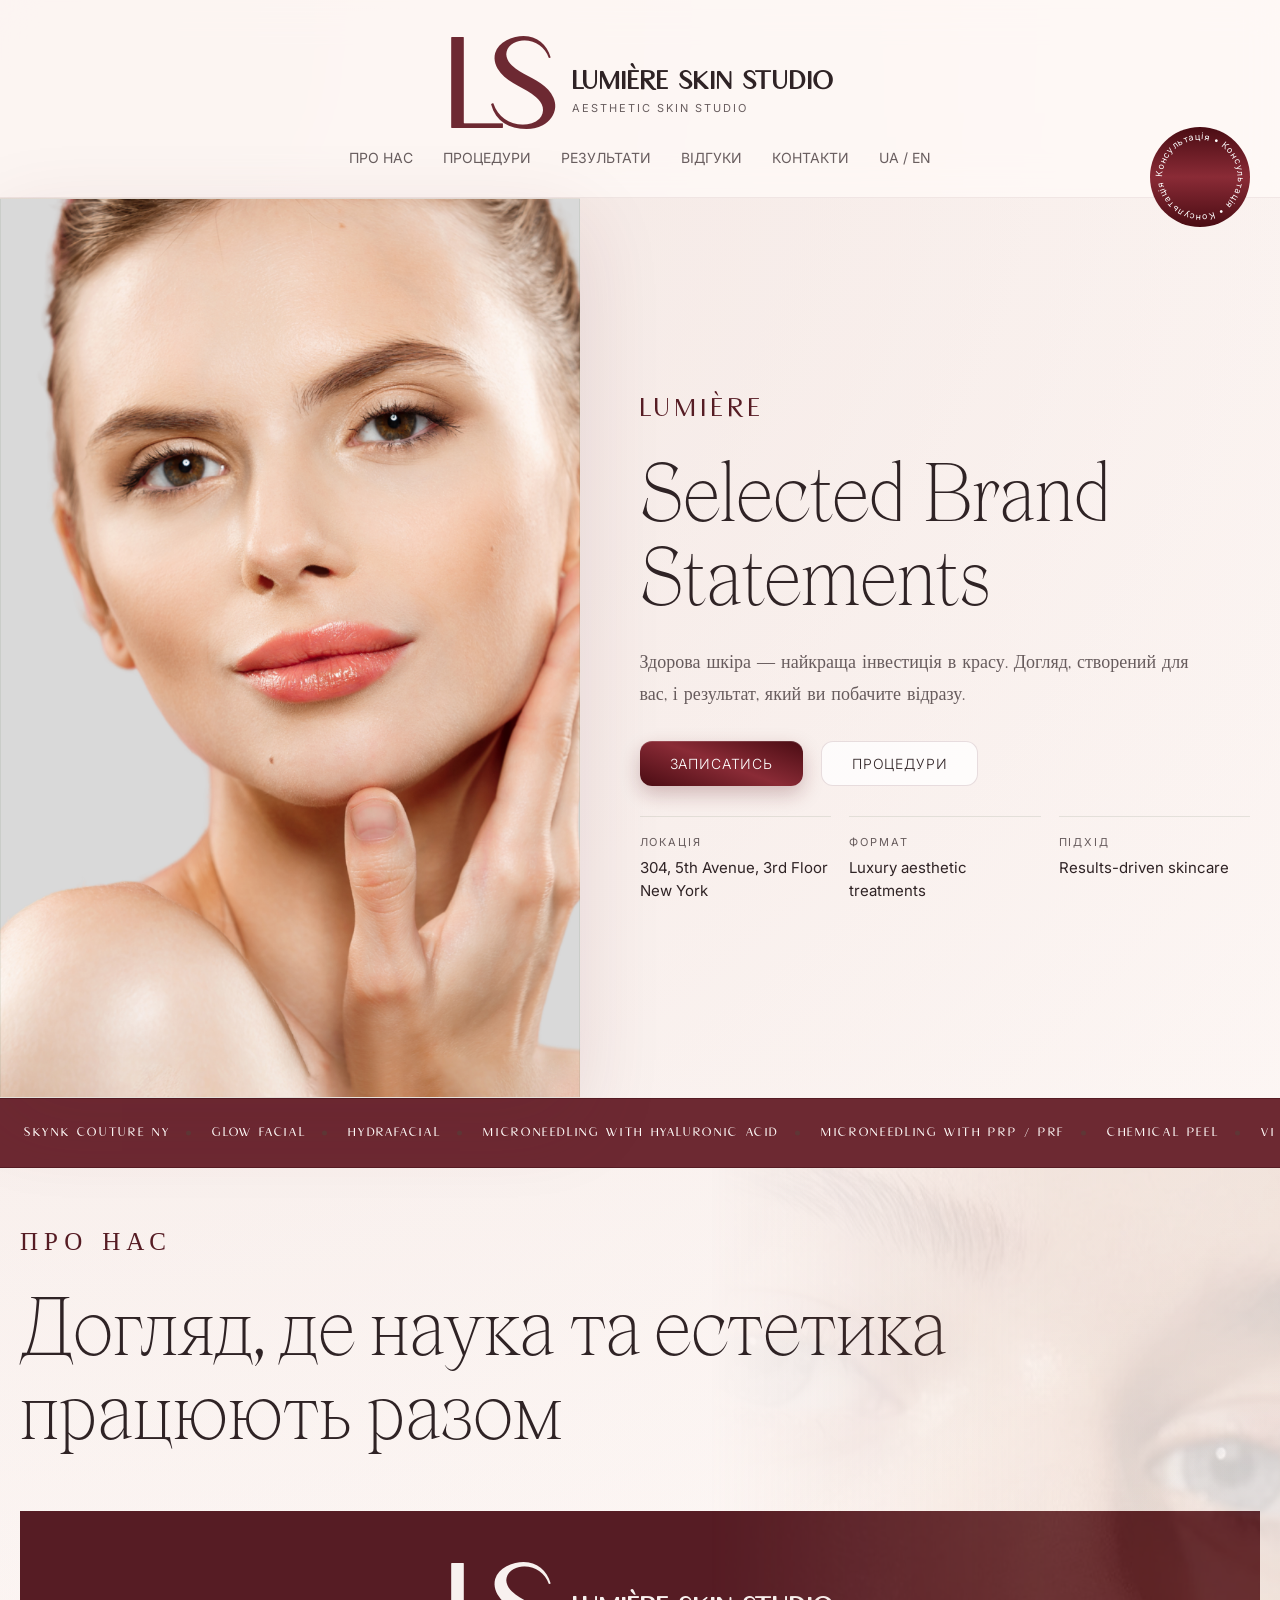
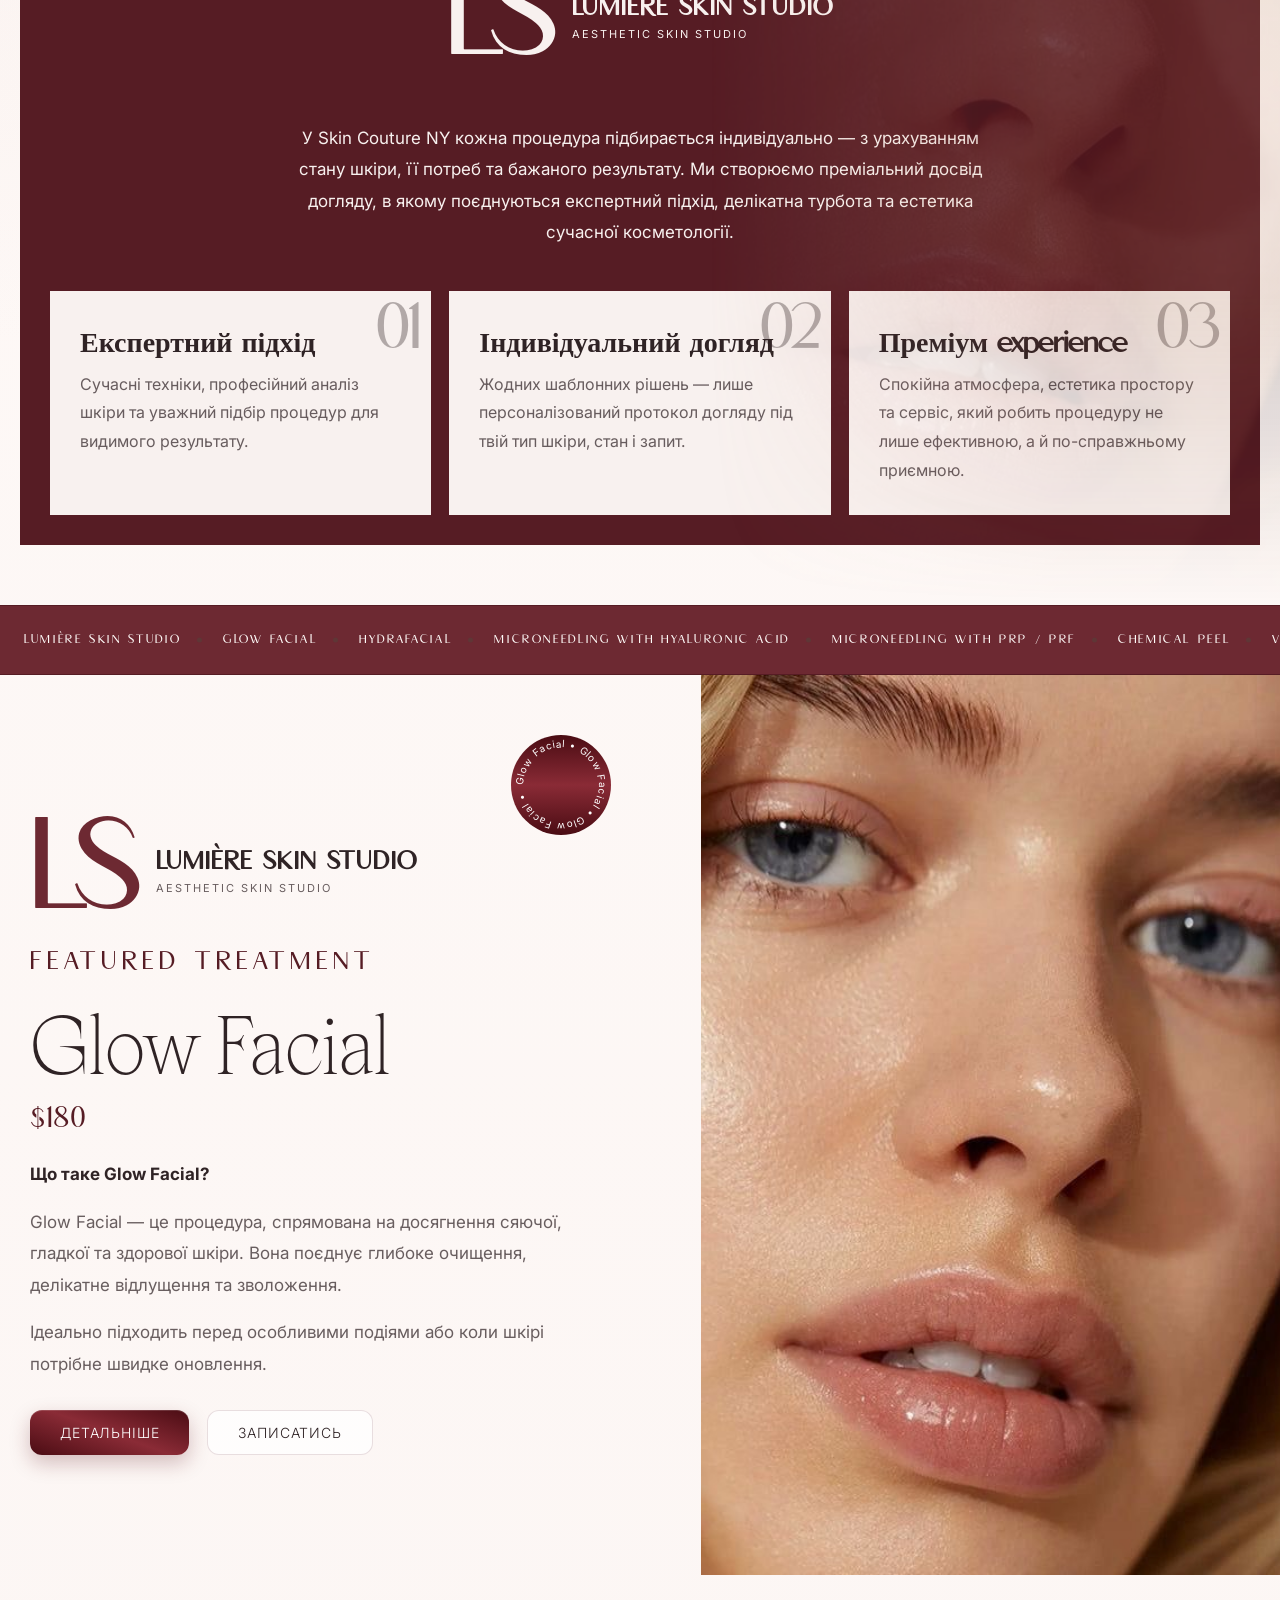
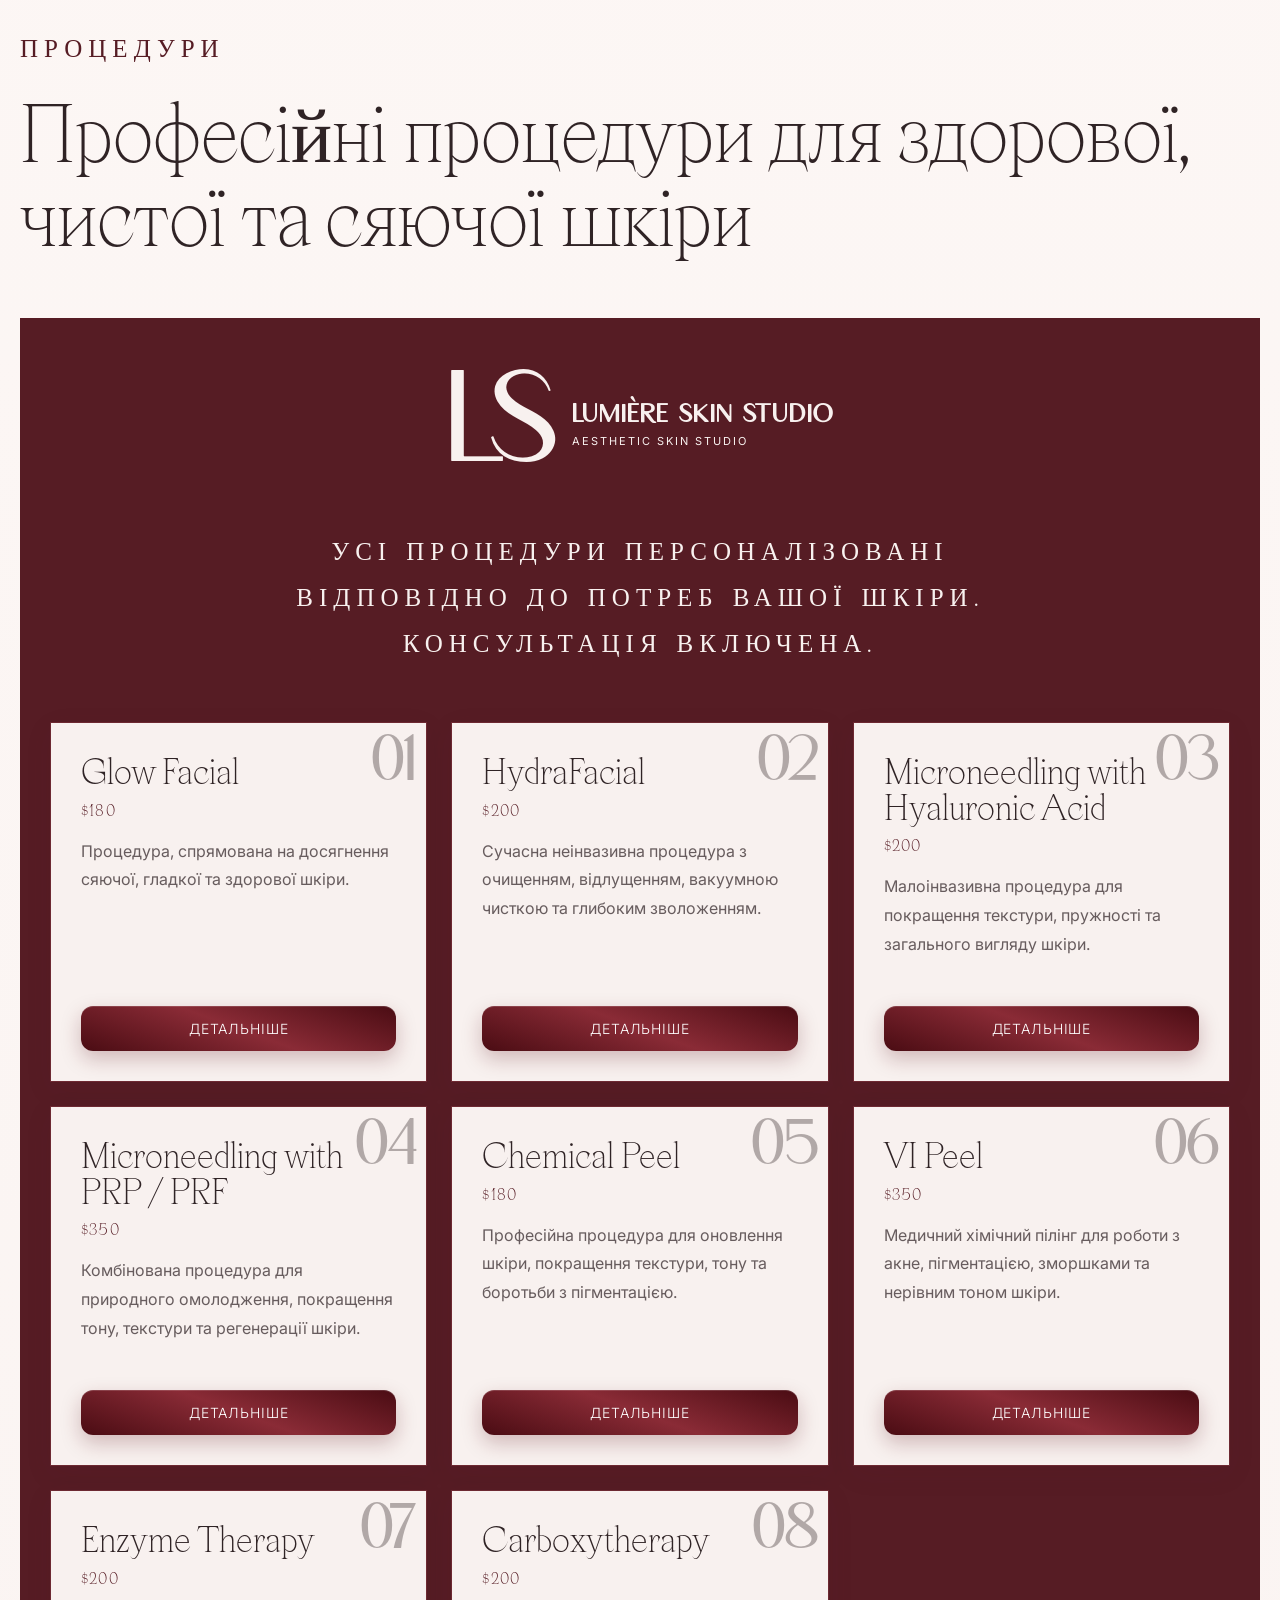
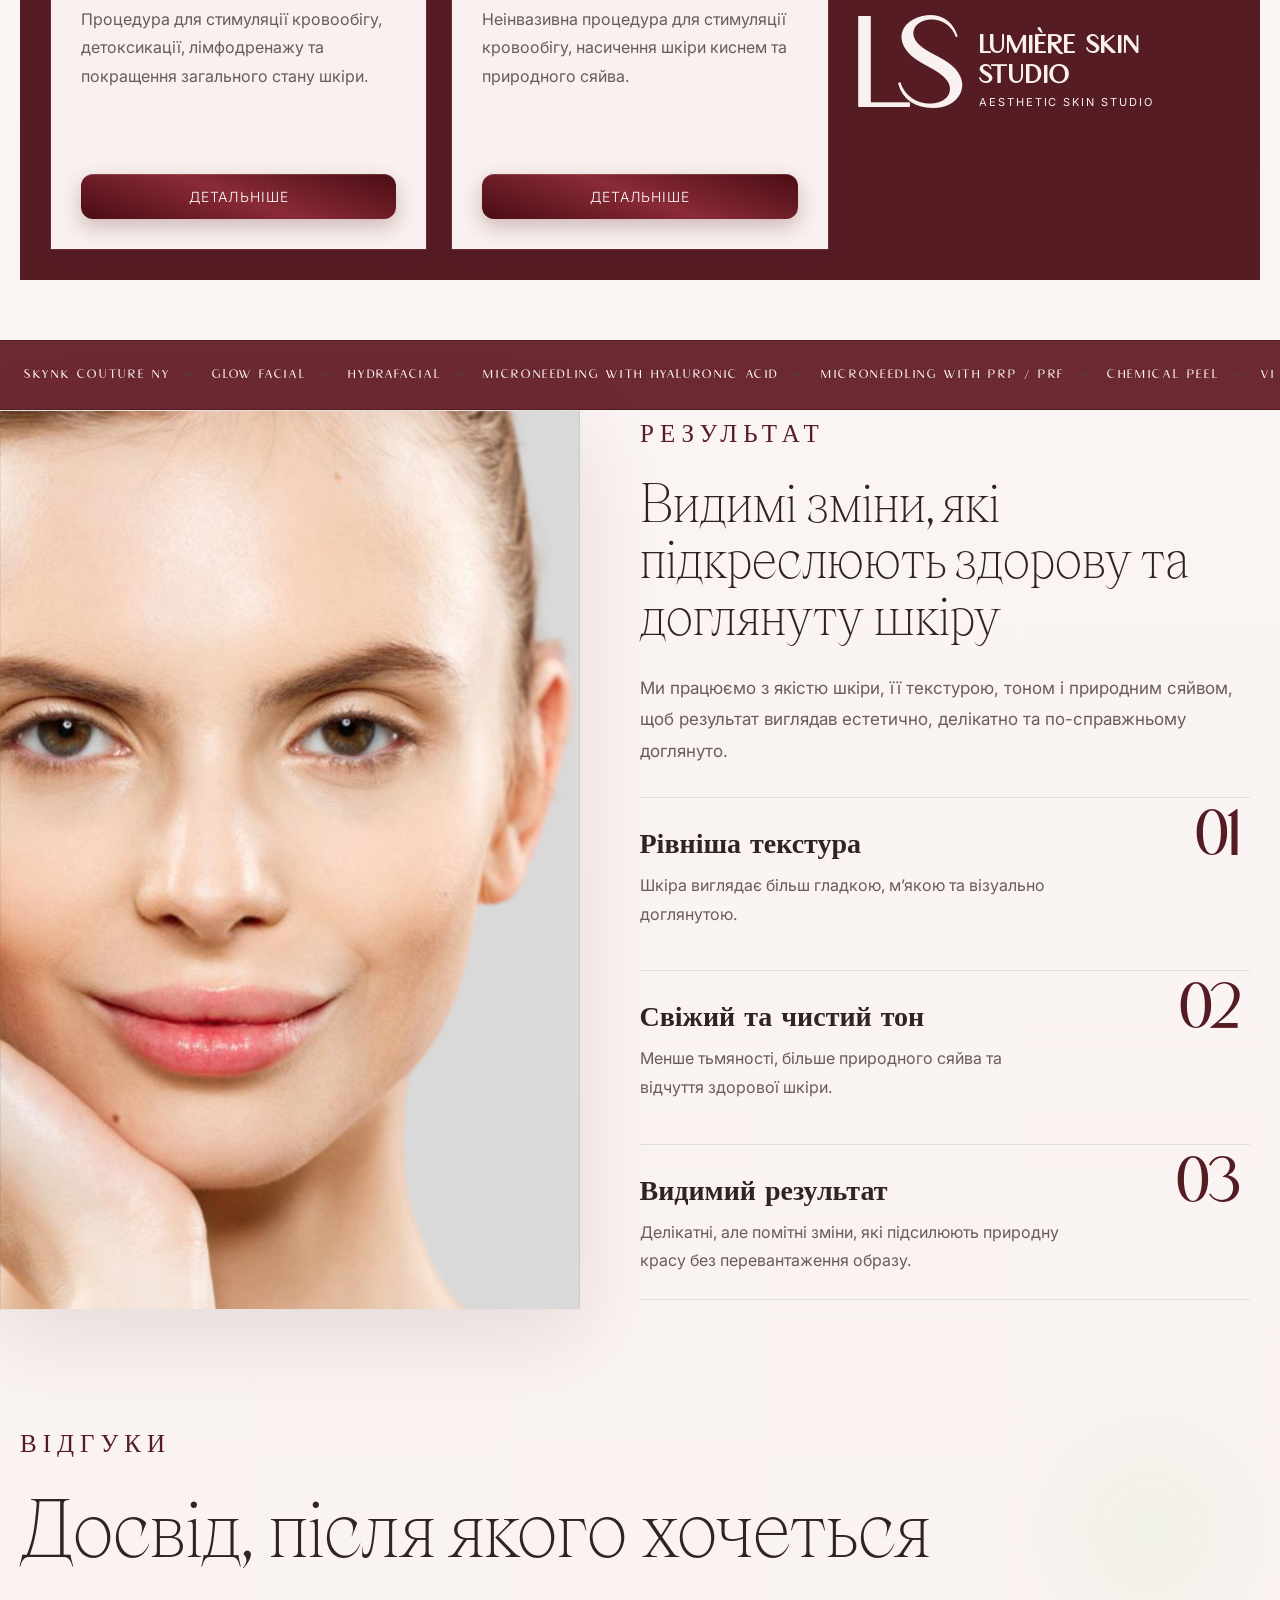
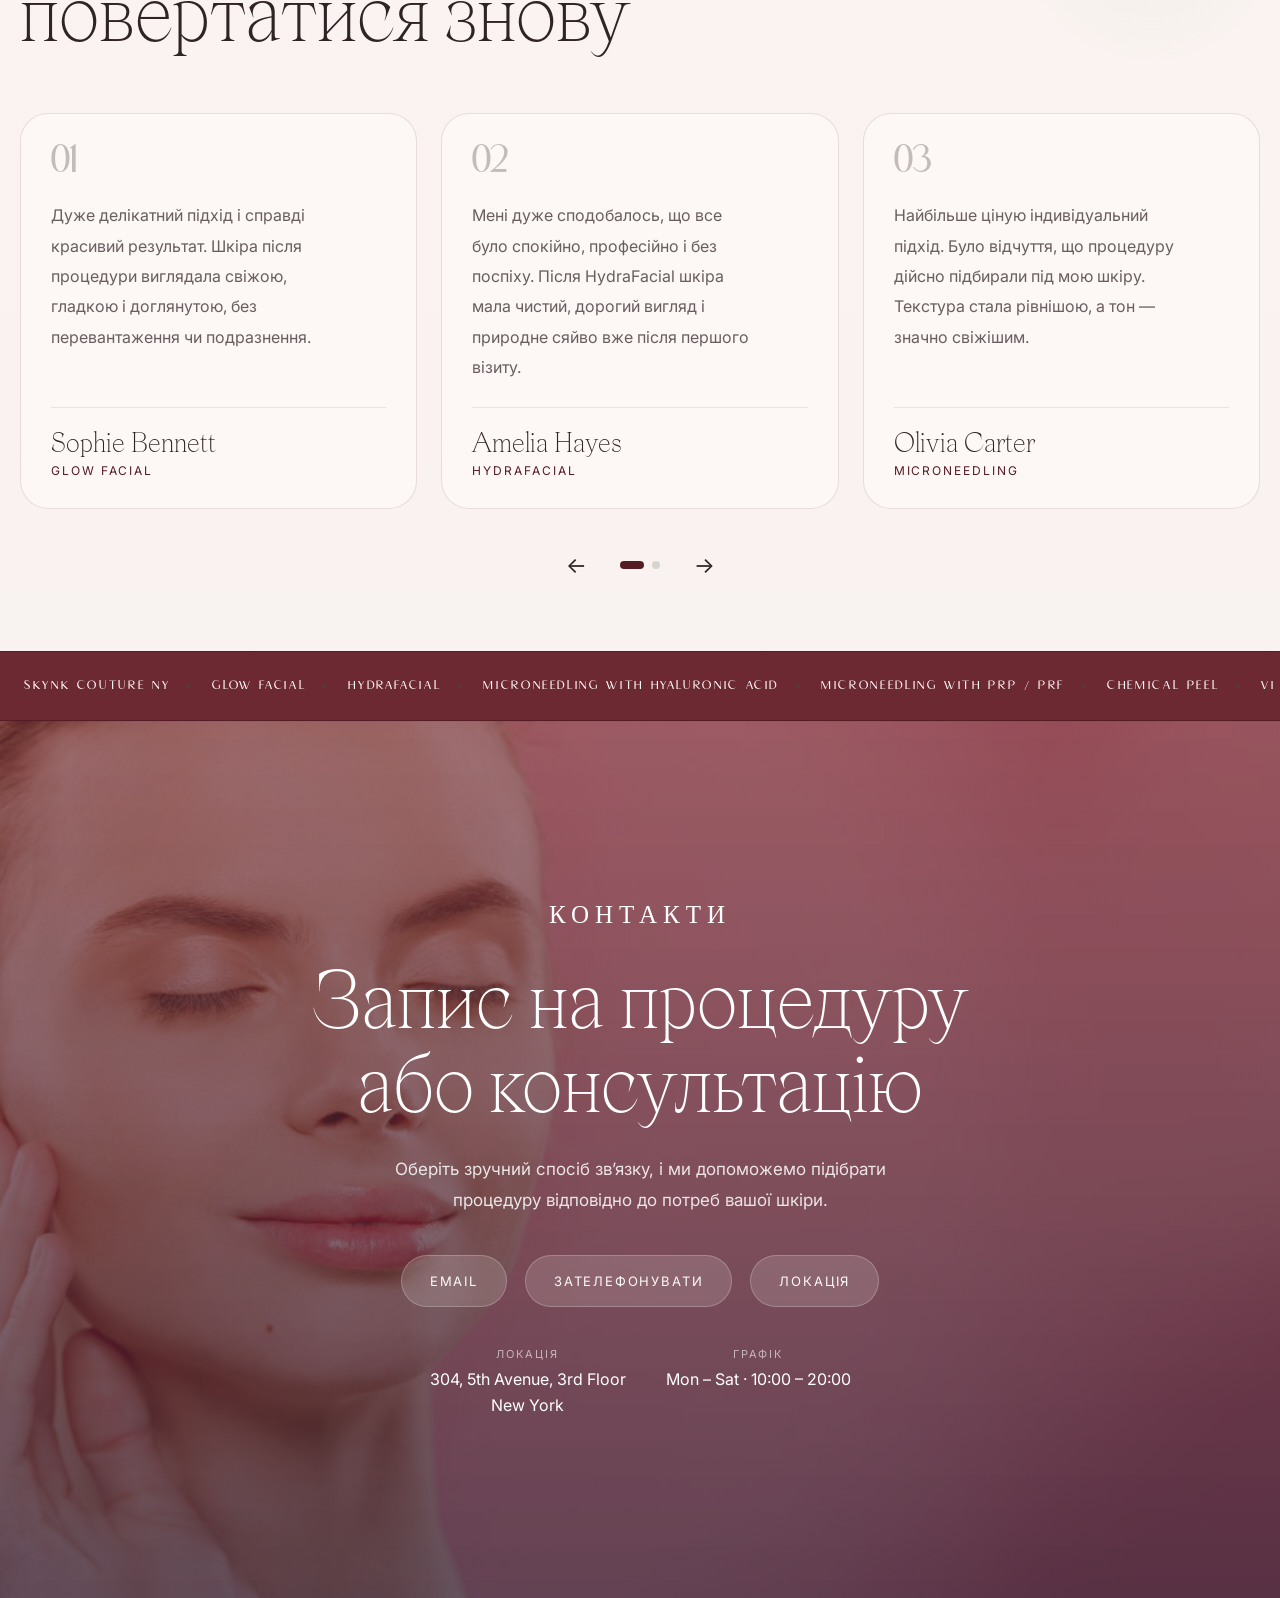
<file: ua.html>
<!doctype html>
<html lang="uk">
  <head>
    <meta charset="UTF-8" />
    <meta name="viewport" content="width=device-width, initial-scale=1.0" />
    <title>Lumière Skin Studio — Luxury Aesthetic Treatments</title>
    <meta
      name="description"
      content="Преміальний догляд за шкірою в Lumière Skin Studio. Сучасна косметологія, естетика та видимі результати."
    />
    <link
      href="https://fonts.googleapis.com/css2?family=Inter:wght@300;400;500;600;700&family=Playfair+Display:wght@400;500;600&display=swap"
      rel="stylesheet"
    />
    <link
      rel="stylesheet"
      href="https://cdnjs.cloudflare.com/ajax/libs/font-awesome/6.4.2/css/all.min.css"
    />
    <link rel="stylesheet" href="style.css" />
  </head>
  <body>
    <header class="site-header">
      <div class="container header-inner">
        <a href="#hero" class="logo" aria-label="Lumière Skin Studio">
          <span class="logo-mark"> LS </span>
          <span class="logo-text-wrap">
            <span class="logo-title">Lumière Skin Studio</span>
            <span class="logo-subtitle">Aesthetic skin studio</span>
          </span>
        </a>
        <button
          class="nav-toggle"
          type="button"
          aria-label="Відкрити меню"
          aria-expanded="false"
          aria-controls="site-nav"
        >
          <span></span>
          <span></span>
          <span></span>
        </button>

        <nav class="site-nav" id="site-nav" aria-label="Основна навігація">
          <ul class="nav-list">
            <li><a href="#about">Про нас</a></li>
            <li><a href="#procedures">Процедури</a></li>
            <li><a href="#results">Результати</a></li>
            <li><a href="#reviews">Відгуки</a></li>
            <li><a href="#contacts">Контакти</a></li>
          </ul>

          <div class="nav-actions">
            <a href="index.html" class="lang-switch" aria-label="Змінити мову"
              >UA / EN</a
            >
            <button class="circle-btn">
              <svg viewBox="0 0 200 200">
                <defs>
                  <path
                    id="circlePath"
                    d="M 100, 100
           m -75, 0
           a 75,75 0 1,1 150,0
           a 75,75 0 1,1 -150,0"
                  />
                </defs>

                <text fill="white" font-size="18" letter-spacing="2">
                  <textPath href="#circlePath">
                    Консультація • Консультація • Консультація •
                  </textPath>
                </text>
              </svg>
            </button>
          </div>
        </nav>
      </div>
    </header>

    <main>
      <section class="hero section" id="hero">
        <div class="hero-shell">
          <div class="hero-stage">
            <div class="hero-media" aria-hidden="true">
              <div class="hero-photo-frame">
                <div class="hero-photo-overlay"></div>
              </div>
            </div>

            <div class="hero-panel">
              <p class="eyebrow">Lumière</p>
              <h1 class="section-title hero-title">
                Selected Brand Statements
              </h1>

              <p class="hero-text">
                Здорова шкіра — найкраща інвестиція в красу. Догляд, створений
                для вас, і результат, який ви побачите відразу.
              </p>
              <div class="hero-actions">
                <a href="#contacts" class="btn btn-primary">Записатись</a>
                <a href="#procedures" class="btn btn-secondary">Процедури</a>
              </div>

              <div class="hero-meta">
                <div class="hero-meta-item">
                  <span class="hero-meta-label">Локація</span>
                  <span class="hero-meta-value"
                    >304, 5th Avenue, 3rd Floor<br />
                    New York</span
                  >
                </div>
                <div class="hero-meta-item">
                  <span class="hero-meta-label">Формат</span>
                  <span class="hero-meta-value"
                    >Luxury aesthetic treatments</span
                  >
                </div>
                <div class="hero-meta-item">
                  <span class="hero-meta-label">Підхід</span>
                  <span class="hero-meta-value">Results-driven skincare</span>
                </div>
              </div>
            </div>
          </div>
        </div>
      </section>

      <section class="ticker">
        <div class="ticker__track">
          <span>Skynk Couture NY</span>
          <span>Glow Facial</span>
          <span>HydraFacial</span>
          <span>Microneedling with Hyaluronic Acid</span>
          <span>Microneedling with PRP / PRF</span>
          <span>Chemical Peel</span>
          <span>VI Peel</span>
          <span>Enzyme Therapy</span>
          <span>Carboxytherapy</span>
        </div>
      </section>

      <section class="about section" id="about">
        <div class="container">
          <div class="title">
            <p class="eyebrow">Про нас</p>

            <h2 class="section-title about-title">
              Догляд, де наука та естетика працюють разом
            </h2>
          </div>

          <div class="about-grid">
            <div class="about-content">
              <div class="logo logo-section" aria-label="Lumière Skin Studio">
                <span class="logo-mark"> LS </span>
                <span class="logo-text-wrap">
                  <span class="logo-title">Lumière Skin Studio</span>
                  <span class="logo-subtitle">Aesthetic skin studio</span>
                </span>
              </div>
              <p class="about-description">
                У Skin Couture NY кожна процедура підбирається індивідуально — з
                урахуванням стану шкіри, її потреб та бажаного результату. Ми
                створюємо преміальний досвід догляду, в якому поєднуються
                експертний підхід, делікатна турбота та естетика сучасної
                косметології.
              </p>

              <div class="about-points">
                <article class="about-point">
                  <span class="about-point__number">01</span>
                  <div class="about-point__body">
                    <h3 class="about-point__title">Експертний підхід</h3>
                    <p class="about-point__text">
                      Сучасні техніки, професійний аналіз шкіри та уважний
                      підбір процедур для видимого результату.
                    </p>
                  </div>
                </article>

                <article class="about-point">
                  <span class="about-point__number">02</span>
                  <div class="about-point__body">
                    <h3 class="about-point__title">Індивідуальний догляд</h3>
                    <p class="about-point__text">
                      Жодних шаблонних рішень — лише персоналізований протокол
                      догляду під твій тип шкіри, стан і запит.
                    </p>
                  </div>
                </article>

                <article class="about-point">
                  <span class="about-point__number">03</span>
                  <div class="about-point__body">
                    <h3 class="about-point__title">Преміум experience</h3>
                    <p class="about-point__text">
                      Спокійна атмосфера, естетика простору та сервіс, який
                      робить процедуру не лише ефективною, а й по-справжньому
                      приємною.
                    </p>
                  </div>
                </article>
              </div>
            </div>
          </div>
        </div>
      </section>

      <section class="ticker">
        <div class="ticker__track">
          <span>Lumière Skin Studio</span>
          <span>Glow Facial</span>
          <span>HydraFacial</span>
          <span>Microneedling with Hyaluronic Acid</span>
          <span>Microneedling with PRP / PRF</span>
          <span>Chemical Peel</span>
          <span>VI Peel</span>
          <span>Enzyme Therapy</span>
          <span>Carboxytherapy</span>
        </div>
      </section>

      <section class="procedures section" id="procedures">
        <div class="procedure-feature">
          <div class="procedure-feature__panel">
            <div class="logo" aria-label="Lumière Skin Studio">
              <span class="logo-mark"> LS </span>
              <span class="logo-text-wrap">
                <span class="logo-title">Lumière Skin Studio</span>
                <span class="logo-subtitle">Aesthetic skin studio</span>
              </span>
            </div>

            <p class="eyebrow">Featured treatment</p>

            <div class="procedure-feature__head">
              <h3 class="section-title procedure-feature__title">
                Glow Facial
              </h3>
              <span class="procedure-feature__price">$180</span>
            </div>

            <div class="procedure-feature__content">
              <p><strong>Що таке Glow Facial?</strong></p>

              <p>
                Glow Facial — це процедура, спрямована на досягнення сяючої,
                гладкої та здорової шкіри. Вона поєднує глибоке очищення,
                делікатне відлущення та зволоження.
              </p>

              <p>
                Ідеально підходить перед особливими подіями або коли шкірі
                потрібне швидке оновлення.
              </p>
            </div>

            <div class="circle-btn top">
              <svg viewBox="0 0 200 200">
                <defs>
                  <path
                    id="circlePath"
                    d="M 100, 100
               m -75, 0
               a 75,75 0 1,1 150,0
               a 75,75 0 1,1 -150,0"
                  ></path>
                </defs>

                <text fill="white" font-size="20" letter-spacing="2">
                  <textPath href="#circlePath">
                    Glow Facial • Glow Facial • Glow Facial •
                  </textPath>
                </text>
              </svg>
            </div>

            <div class="procedure-feature__actions">
              <button
                class="btn btn-primary"
                type="button"
                data-modal="modal-glow"
              >
                Детальніше
              </button>
              <a href="#contacts" class="btn btn-secondary">Записатись</a>
            </div>
          </div>

          <div class="procedure-feature__media">
            <div class="procedure-feature__frame">
              <div class="procedure-feature__overlay"></div>
            </div>
          </div>
        </div>
      </section>

      <section class="procedures-block about section">
        <div class="container">
          <div class="title procedures-title-wrap">
            <p class="eyebrow">Процедури</p>
            <h2 class="section-title procedures-title">
              Професійні процедури для здорової, чистої та сяючої шкіри
            </h2>
          </div>
        </div>

        <div class="procedures-list about-content container">
          <div class="logo logo-section" aria-label="Lumière Skin Studio">
            <span class="logo-mark"> LS </span>
            <span class="logo-text-wrap">
              <span class="logo-title">Lumière Skin Studio</span>
              <span class="logo-subtitle">Aesthetic skin studio</span>
            </span>
          </div>

          <p class="about-description">
            Усі процедури персоналізовані відповідно до потреб вашої шкіри.
            Консультація включена.
          </p>

          <div class="procedures-slider">
            <div class="procedures-grid">
              <article class="procedure-card">
                <span class="about-point__number">01</span>
                <div class="procedure-card__top">
                  <h3 class="procedure-card__title">Glow Facial</h3>
                  <span class="procedure-card__price">$180</span>
                </div>
                <p class="procedure-card__text">
                  Процедура, спрямована на досягнення сяючої, гладкої та
                  здорової шкіри.
                </p>
                <button
                  class="procedure-card__link btn btn-primary"
                  type="button"
                  data-modal="modal-glow"
                >
                  Детальніше
                </button>
              </article>

              <article class="procedure-card">
                <span class="about-point__number">02</span>
                <div class="procedure-card__top">
                  <h3 class="procedure-card__title">HydraFacial</h3>
                  <span class="procedure-card__price">$200</span>
                </div>
                <p class="procedure-card__text">
                  Сучасна неінвазивна процедура з очищенням, відлущенням,
                  вакуумною чисткою та глибоким зволоженням.
                </p>
                <button
                  class="procedure-card__link btn btn-primary"
                  type="button"
                  data-modal="modal-hydra"
                >
                  Детальніше
                </button>
              </article>

              <article class="procedure-card">
                <span class="about-point__number">03</span>
                <div class="procedure-card__top">
                  <h3 class="procedure-card__title">
                    Microneedling with Hyaluronic Acid
                  </h3>
                  <span class="procedure-card__price">$200</span>
                </div>
                <p class="procedure-card__text">
                  Малоінвазивна процедура для покращення текстури, пружності та
                  загального вигляду шкіри.
                </p>
                <button
                  class="procedure-card__link btn btn-primary"
                  type="button"
                  data-modal="modal-micro"
                >
                  Детальніше
                </button>
              </article>

              <article class="procedure-card">
                <span class="about-point__number">04</span>
                <div class="procedure-card__top">
                  <h3 class="procedure-card__title">
                    Microneedling with PRP / PRF
                  </h3>
                  <span class="procedure-card__price">$350</span>
                </div>
                <p class="procedure-card__text">
                  Комбінована процедура для природного омолодження, покращення
                  тону, текстури та регенерації шкіри.
                </p>
                <button
                  class="procedure-card__link btn btn-primary"
                  type="button"
                  data-modal="modal-prp"
                >
                  Детальніше
                </button>
              </article>

              <article class="procedure-card">
                <span class="about-point__number">05</span>
                <div class="procedure-card__top">
                  <h3 class="procedure-card__title">Chemical Peel</h3>
                  <span class="procedure-card__price">$180</span>
                </div>
                <p class="procedure-card__text">
                  Професійна процедура для оновлення шкіри, покращення текстури,
                  тону та боротьби з пігментацією.
                </p>
                <button
                  class="procedure-card__link btn btn-primary"
                  type="button"
                  data-modal="modal-peel"
                >
                  Детальніше
                </button>
              </article>

              <article class="procedure-card">
                <span class="about-point__number">06</span>
                <div class="procedure-card__top">
                  <h3 class="procedure-card__title">VI Peel</h3>
                  <span class="procedure-card__price">$350</span>
                </div>
                <p class="procedure-card__text">
                  Медичний хімічний пілінг для роботи з акне, пігментацією,
                  зморшками та нерівним тоном шкіри.
                </p>
                <button
                  class="procedure-card__link btn btn-primary"
                  type="button"
                  data-modal="modal-vipeel"
                >
                  Детальніше
                </button>
              </article>

              <article class="procedure-card">
                <span class="about-point__number">07</span>
                <div class="procedure-card__top">
                  <h3 class="procedure-card__title">Enzyme Therapy</h3>
                  <span class="procedure-card__price">$200</span>
                </div>
                <p class="procedure-card__text">
                  Процедура для стимуляції кровообігу, детоксикації,
                  лімфодренажу та покращення загального стану шкіри.
                </p>
                <button
                  class="procedure-card__link btn btn-primary"
                  type="button"
                  data-modal="modal-enzyme"
                >
                  Детальніше
                </button>
              </article>

              <article class="procedure-card">
                <span class="about-point__number">08</span>
                <div class="procedure-card__top">
                  <h3 class="procedure-card__title">Carboxytherapy</h3>
                  <span class="procedure-card__price">$200</span>
                </div>
                <p class="procedure-card__text">
                  Неінвазивна процедура для стимуляції кровообігу, насичення
                  шкіри киснем та природного сяйва.
                </p>
                <button
                  class="procedure-card__link btn btn-primary"
                  type="button"
                  data-modal="modal-carboxy"
                >
                  Детальніше
                </button>
              </article>

              <div class="logo logo-section" aria-label="Lumière Skin Studio">
                <span class="logo-mark"> LS </span>
                <span class="logo-text-wrap">
                  <span class="logo-title">Lumière Skin Studio</span>
                  <span class="logo-subtitle">Aesthetic skin studio</span>
                </span>
              </div>
            </div>
          </div>

          <div class="procedures-controls">
            <button class="procedures-arrow procedures-arrow--prev">
              <i class="fa-solid fa-chevron-left"></i>
            </button>
            <div class="procedures-dots"></div>
            <button class="procedures-arrow procedures-arrow--next">
              <i class="fa-solid fa-chevron-right"></i>
            </button>
          </div>
        </div>
      </section>

      <section class="ticker">
        <div class="ticker__track">
          <span>Skynk Couture NY</span>
          <span>Glow Facial</span>
          <span>HydraFacial</span>
          <span>Microneedling with Hyaluronic Acid</span>
          <span>Microneedling with PRP / PRF</span>
          <span>Chemical Peel</span>
          <span>VI Peel</span>
          <span>Enzyme Therapy</span>
          <span>Carboxytherapy</span>
        </div>
      </section>

      <section class="hero-stage results section" id="results">
        <div class="results-media">
          <div class="hero-media" aria-hidden="true">
            <div class="hero-photo-frame">
              <div class="hero-photo-overlay"></div>
            </div>
          </div>
        </div>

        <div class="results-content">
          <div class="title results-title-wrap">
            <p class="eyebrow">Результат</p>
            <h2 class="section-title results-title">
              Видимі зміни, які підкреслюють здорову та доглянуту шкіру
            </h2>
          </div>

          <p class="results-description">
            Ми працюємо з якістю шкіри, її текстурою, тоном і природним сяйвом,
            щоб результат виглядав естетично, делікатно та по-справжньому
            доглянуто.
          </p>

          <div class="results-points">
            <article class="results-point">
              <span class="results-point__number">01</span>
              <div class="results-point__body">
                <h3 class="results-point__title">Рівніша текстура</h3>
                <p class="results-point__text">
                  Шкіра виглядає більш гладкою, м’якою та візуально доглянутою.
                </p>
              </div>
            </article>

            <article class="results-point">
              <span class="results-point__number">02</span>
              <div class="results-point__body">
                <h3 class="results-point__title">Свіжий та чистий тон</h3>
                <p class="results-point__text">
                  Менше тьмяності, більше природного сяйва та відчуття здорової
                  шкіри.
                </p>
              </div>
            </article>

            <article class="results-point">
              <span class="results-point__number">03</span>
              <div class="results-point__body">
                <h3 class="results-point__title">Видимий результат</h3>
                <p class="results-point__text">
                  Делікатні, але помітні зміни, які підсилюють природну красу
                  без перевантаження образу.
                </p>
              </div>
            </article>
          </div>
        </div>
      </section>
      <section class="reviews section" id="reviews">
        <div class="container">
          <div class="title reviews-title-wrap">
            <p class="eyebrow">Відгуки</p>
            <h2 class="section-title reviews-title">
              Досвід, після якого хочеться повертатися знову
            </h2>
          </div>

          <div class="reviews-slider">
            <div class="reviews-track">
              <article class="review-card">
                <span class="review-card__number">01</span>
                <p class="review-card__text">
                  Дуже делікатний підхід і справді красивий результат. Шкіра
                  після процедури виглядала свіжою, гладкою і доглянутою, без
                  перевантаження чи подразнення.
                </p>
                <div class="review-card__footer">
                  <span class="review-card__name">Sophie Bennett</span>
                  <span class="review-card__meta">Glow Facial</span>
                </div>
              </article>

              <article class="review-card">
                <span class="review-card__number">02</span>
                <p class="review-card__text">
                  Мені дуже сподобалось, що все було спокійно, професійно і без
                  поспіху. Після HydraFacial шкіра мала чистий, дорогий вигляд і
                  природне сяйво вже після першого візиту.
                </p>
                <div class="review-card__footer">
                  <span class="review-card__name">Amelia Hayes</span>
                  <span class="review-card__meta">HydraFacial</span>
                </div>
              </article>

              <article class="review-card">
                <span class="review-card__number">03</span>
                <p class="review-card__text">
                  Найбільше ціную індивідуальний підхід. Було відчуття, що
                  процедуру дійсно підбирали під мою шкіру. Текстура стала
                  рівнішою, а тон — значно свіжішим.
                </p>
                <div class="review-card__footer">
                  <span class="review-card__name">Olivia Carter</span>
                  <span class="review-card__meta">Microneedling</span>
                </div>
              </article>

              <article class="review-card">
                <span class="review-card__number">04</span>
                <p class="review-card__text">
                  Дуже красивий простір, сервіс і результат. Після курсу
                  процедур шкіра стала помітно більш гладкою, пружною і
                  візуально здоровішою. Все виглядає дуже природно.
                </p>
                <div class="review-card__footer">
                  <span class="review-card__name">Chloe Morgan</span>
                  <span class="review-card__meta">PRP / PRF</span>
                </div>
              </article>

              <article class="review-card">
                <span class="review-card__number">05</span>
                <p class="review-card__text">
                  Після Enzyme Therapy шкіра виглядала дуже свіжою і відпочилою.
                  Сподобалось, що результат м’який, естетичний і без відчуття
                  агресивного втручання.
                </p>
                <div class="review-card__footer">
                  <span class="review-card__name">Emma Sinclair</span>
                  <span class="review-card__meta">Enzyme Therapy</span>
                </div>
              </article>
            </div>
          </div>

          <div class="reviews-controls">
            <button
              class="reviews-arrow reviews-arrow--prev"
              type="button"
              aria-label="Попередній відгук"
            >
              ←
            </button>
            <div class="reviews-dots" aria-hidden="true"></div>
            <button
              class="reviews-arrow reviews-arrow--next"
              type="button"
              aria-label="Наступний відгук"
            >
              →
            </button>
          </div>
        </div>
      </section>
      <section class="ticker">
        <div class="ticker__track">
          <span>Skynk Couture NY</span>
          <span>Glow Facial</span>
          <span>HydraFacial</span>
          <span>Microneedling with Hyaluronic Acid</span>
          <span>Microneedling with PRP / PRF</span>
          <span>Chemical Peel</span>
          <span>VI Peel</span>
          <span>Enzyme Therapy</span>
          <span>Carboxytherapy</span>
        </div>
      </section>
      <section class="contacts section" id="contacts">
        <div class="contacts-bg"></div>

        <div class="container">
          <div class="contacts-shell">
            <div class="title contacts-title-wrap">
              <p class="eyebrow">Контакти</p>
              <h2 class="section-title contacts-title">
                Запис на процедуру або консультацію
              </h2>
            </div>

            <p class="contacts-description">
              Оберіть зручний спосіб зв’язку, і ми допоможемо підібрати
              процедуру відповідно до потреб вашої шкіри.
            </p>

            <div class="contacts-actions">
              <a href="mailto:LumiereskinNY@gmail.com" class="contact-btn">
                <span>Email</span>
              </a>

              <a href="tel:+12018323011" class="contact-btn">
                <span>Зателефонувати</span>
              </a>

              <a
                href="https://maps.google.com/?q=304+5th+Avenue+New+York"
                target="_blank"
                class="contact-btn"
              >
                <span>Локація</span>
              </a>
            </div>

            <div class="contacts-info">
              <div class="contacts-item">
                <span class="contacts-label">Локація</span>
                <span class="contacts-value">
                  304, 5th Avenue, 3rd Floor<br />
                  New York</span
                >
              </div>

              <div class="contacts-item">
                <span class="contacts-label">Графік</span>
                <span class="contacts-value">Mon – Sat · 10:00 – 20:00</span>
              </div>
            </div>
          </div>
        </div>
      </section>
    </main>

    <div class="modal-backdrop" id="modal-backdrop"></div>

    <div class="procedure-modal" id="modal-glow" aria-hidden="true">
      <div class="procedure-modal__dialog">
        <button
          class="procedure-modal__close"
          type="button"
          aria-label="Закрити"
        >
          ×
        </button>
        <p class="eyebrow">Glow Facial</p>
        <h3 class="section-title procedure-modal__title">Glow Facial</h3>
        <div class="procedure-modal__content">
          <p>
            Glow Facial — це процедура, спрямована на досягнення сяючої, гладкої
            та здорової шкіри. Вона поєднує глибоке очищення, делікатне
            відлущення та зволоження.
          </p>
          <p>
            Ідеально підходить перед подіями або коли шкірі потрібне швидке
            оновлення.
          </p>

          <p><strong>Що входить у процедуру?</strong></p>
          <ul>
            <li>Діагностика шкіри</li>
            <li>Глибоке очищення</li>
            <li>Відлущення</li>
            <li>Чистка пор</li>
            <li>Маска</li>
            <li>Сироватка та крем</li>
            <li>SPF захист</li>
          </ul>

          <p><strong>Переваги Glow Facial</strong></p>
          <ul>
            <li>Миттєве сяйво шкіри</li>
            <li>Очищення пор</li>
            <li>Покращення текстури</li>
            <li>Зволоження</li>
            <li>Здоровий вигляд</li>
            <li>Релакс ефект</li>
          </ul>

          <p><strong>Кому підходить?</strong></p>
          <p>
            Для всіх типів шкіри, особливо тьмяної, зневодненої та перед
            подіями.
          </p>

          <p><strong>Результат</strong></p>
          <p>
            Після першої процедури шкіра виглядає свіжою та сяючою. При
            регулярному догляді результат стає довготривалим.
          </p>
        </div>
      </div>
    </div>

    <div class="procedure-modal" id="modal-hydra" aria-hidden="true">
      <div class="procedure-modal__dialog">
        <button
          class="procedure-modal__close"
          type="button"
          aria-label="Закрити"
        >
          ×
        </button>
        <p class="eyebrow">HydraFacial</p>
        <h3 class="section-title procedure-modal__title">HydraFacial</h3>
        <div class="procedure-modal__content">
          <p>
            HydraFacial — це сучасна неінвазивна процедура, яка поєднує
            очищення, відлущення, вакуумну чистку та глибоке зволоження за
            допомогою спеціальних сироваток.
          </p>
          <p>Процедура дає миттєвий результат без періоду відновлення.</p>

          <p><strong>Що входить у процедуру?</strong></p>
          <ul>
            <li>Діагностика шкіри</li>
            <li>Глибоке очищення та відлущення</li>
            <li>Легкий кислотний пілінг</li>
            <li>Безболісна вакуумна чистка</li>
            <li>Насичення шкіри сироватками</li>
            <li>Крем та SPF захист</li>
          </ul>

          <p><strong>Переваги HydraFacial</strong></p>
          <ul>
            <li>Миттєве сяйво та зволоження</li>
            <li>Глибоке очищення пор</li>
            <li>Покращення тону і текстури шкіри</li>
            <li>Зменшення дрібних зморшок</li>
            <li>Безболісна процедура без реабілітації</li>
            <li>Підходить навіть для чутливої шкіри</li>
          </ul>

          <p><strong>Кому підходить?</strong></p>
          <p>
            Підходить для всіх типів шкіри, особливо зневодненої, проблемної,
            тьмяної або перед важливими подіями.
          </p>

          <p><strong>Результат</strong></p>
          <p>
            Вже після першої процедури шкіра виглядає чистою, гладкою та сяючою.
            При регулярному догляді значно покращується стан шкіри.
          </p>
        </div>
      </div>
    </div>

    <div class="procedure-modal" id="modal-micro" aria-hidden="true">
      <div class="procedure-modal__dialog">
        <button
          class="procedure-modal__close"
          type="button"
          aria-label="Закрити"
        >
          ×
        </button>
        <p class="eyebrow">Microneedling</p>
        <h3 class="section-title procedure-modal__title">Microneedling</h3>
        <div class="procedure-modal__content">
          <p><strong>Що таке мікронідлінг?</strong></p>
          <p>
            Мікронідлінг — це малоінвазивна процедура, яка використовує тонкі
            голки для створення мікропошкоджень шкіри, стимулюючи вироблення
            колагену та еластину.
          </p>
          <p>
            Допомагає покращити текстуру, пружність і загальний вигляд шкіри.
          </p>

          <p><strong>Що входить у процедуру?</strong></p>
          <ul>
            <li>Консультація та аналіз шкіри</li>
            <li>Очищення та підготовка</li>
            <li>Процедура мікронідлінгу професійним апаратом</li>
            <li>Нанесення активних сироваток</li>
            <li>Заспокійливий та зволожуючий догляд</li>
            <li>SPF захист</li>
          </ul>

          <p><strong>Переваги мікронідлінгу</strong></p>
          <ul>
            <li>Стимуляція колагену та еластину</li>
            <li>Покращення текстури і тону шкіри</li>
            <li>Зменшення зморшок</li>
            <li>Зменшення постакне і пор</li>
            <li>Підвищення пружності шкіри</li>
            <li>Омолодження шкіри</li>
          </ul>

          <p><strong>Кому підходить?</strong></p>
          <p>
            Підходить при постакне, нерівній текстурі, зморшках, розширених
            порах та тьмяній шкірі.
          </p>

          <p><strong>Результат</strong></p>
          <p>
            Шкіра стає більш гладкою, пружною та сяючою. Найкращий ефект
            досягається курсом процедур.
          </p>
        </div>
      </div>
    </div>
    <div class="procedure-modal" id="modal-prp" aria-hidden="true">
      <div class="procedure-modal__dialog">
        <button
          class="procedure-modal__close"
          type="button"
          aria-label="Закрити"
        >
          ×
        </button>
        <p class="eyebrow">PRP / PRF</p>
        <h3 class="section-title procedure-modal__title">
          Microneedling with PRP / PRF
        </h3>
        <div class="procedure-modal__content">
          <p><strong>Що таке PRP?</strong></p>
          <p>
            PRP (плазма, збагачена тромбоцитами) — це процедура, яка
            використовує власну плазму крові з високою концентрацією факторів
            росту для регенерації шкіри.
          </p>
          <p>Стимулює вироблення колагену та покращує стан шкіри.</p>

          <p><strong>Що таке PRF?</strong></p>
          <p>
            PRF (плазма з фібрином) — це вдосконалена версія PRP з більш високою
            концентрацією активних компонентів та повільним вивільненням
            факторів росту.
          </p>
          <p>Забезпечує більш тривалий ефект та покращує якість шкіри.</p>

          <p><strong>Що таке мікронідлінг з PRP/PRF?</strong></p>
          <p>
            Це комбінована процедура, яка поєднує мікронідлінг із PRP або PRF
            для максимального омолодження шкіри.
          </p>

          <p><strong>Що входить у процедуру?</strong></p>
          <ul>
            <li>Консультація та аналіз шкіри</li>
            <li>Забір крові та підготовка PRP/PRF</li>
            <li>Очищення та підготовка шкіри</li>
            <li>Мікронідлінг</li>
            <li>Нанесення PRP/PRF</li>
            <li>Заспокійливий догляд</li>
            <li>SPF захист</li>
          </ul>

          <p><strong>Переваги</strong></p>
          <ul>
            <li>Стимуляція колагену</li>
            <li>Покращення текстури та тону шкіри</li>
            <li>Зменшення зморшок</li>
            <li>Зменшення постакне</li>
            <li>Підвищення пружності</li>
            <li>Природне омолодження</li>
          </ul>

          <p><strong>Кому підходить?</strong></p>
          <p>
            Підходить для вікової шкіри, постакне, нерівної текстури або для
            природного омолодження.
          </p>

          <p><strong>Результат</strong></p>
          <p>
            Шкіра стає більш гладкою, пружною та сяючою. Найкращий ефект
            досягається курсом процедур.
          </p>
        </div>
      </div>
    </div>

    <div class="procedure-modal" id="modal-peel" aria-hidden="true">
      <div class="procedure-modal__dialog">
        <button
          class="procedure-modal__close"
          type="button"
          aria-label="Закрити"
        >
          ×
        </button>
        <p class="eyebrow">Chemical Peel</p>
        <h3 class="section-title procedure-modal__title">Chemical Peel</h3>
        <div class="procedure-modal__content">
          <p><strong>Що таке хімічний пілінг?</strong></p>
          <p>
            Хімічний пілінг — це професійна процедура, яка використовує кислоти
            для відлущення шкіри, видалення мертвих клітин та стимуляції
            оновлення.
          </p>
          <p>Вона покращує текстуру, тон і загальний стан шкіри.</p>

          <p><strong>Переваги хімічного пілінгу</strong></p>
          <ul>
            <li>Покращення текстури шкіри</li>
            <li>Зменшення пігментації</li>
            <li>Боротьба з акне та постакне</li>
            <li>Стимуляція колагену</li>
            <li>Освітлення та оновлення шкіри</li>
          </ul>

          <p><strong>Що входить у процедуру?</strong></p>
          <ul>
            <li>Консультація</li>
            <li>Нанесення пілінгу</li>
            <li>Рекомендації після процедури</li>
            <li>Процес лущення протягом кількох днів</li>
          </ul>

          <p><strong>Кому підходить?</strong></p>
          <p>
            Підходить для проблемної, пігментованої, тьмяної шкіри та при
            вікових змінах.
          </p>

          <p><strong>Результат</strong></p>
          <p>
            Після процедури шкіра поступово оновлюється, стає більш гладкою,
            чистою та сяючою.
          </p>
        </div>
      </div>
    </div>

    <div class="procedure-modal" id="modal-vipeel" aria-hidden="true">
      <div class="procedure-modal__dialog">
        <button
          class="procedure-modal__close"
          type="button"
          aria-label="Закрити"
        >
          ×
        </button>
        <p class="eyebrow">VI Peel</p>
        <h3 class="section-title procedure-modal__title">VI Peel</h3>
        <div class="procedure-modal__content">
          <p><strong>Що таке VI Peel?</strong></p>
          <p>
            VI Peel — це медичний хімічний пілінг, який працює з акне,
            пігментацією, зморшками та нерівним тоном шкіри.
          </p>
          <p>Проникає глибше в шкіру, забезпечуючи виражений результат.</p>

          <p><strong>Що входить у процедуру?</strong></p>
          <ul>
            <li>Консультація</li>
            <li>Нанесення пілінгу</li>
            <li>Рекомендації після процедури</li>
            <li>Процес лущення протягом кількох днів</li>
          </ul>

          <p><strong>Кому підходить?</strong></p>
          <p>
            Підходить для проблемної, пігментованої, тьмяної шкіри та при
            вікових змінах.
          </p>

          <p><strong>Результат</strong></p>
          <p>
            Після процедури шкіра поступово оновлюється, стає більш гладкою,
            чистою та сяючою.
          </p>
        </div>
      </div>
    </div>

    <div class="procedure-modal" id="modal-enzyme" aria-hidden="true">
      <div class="procedure-modal__dialog">
        <button
          class="procedure-modal__close"
          type="button"
          aria-label="Закрити"
        >
          ×
        </button>
        <p class="eyebrow">Enzyme Therapy</p>
        <h3 class="section-title procedure-modal__title">Enzyme Therapy</h3>
        <div class="procedure-modal__content">
          <p><strong>Що таке ферментотерапія?</strong></p>
          <p>
            Ферментотерапія — це професійна процедура, яка використовує
            натуральні ферменти для стимуляції кровообігу, насичення шкіри
            киснем та детоксикації.
          </p>
          <p>Допомагає відновити функції шкіри та покращити її стан.</p>

          <p><strong>Що входить у процедуру?</strong></p>
          <ul>
            <li>Консультація та аналіз шкіри</li>
            <li>Очищення та підготовка</li>
            <li>Нанесення ферментної маски</li>
            <li>Стимуляція кровообігу та лімфодренаж</li>
            <li>Завершальний догляд</li>
            <li>SPF захист</li>
          </ul>

          <p><strong>Переваги ферментотерапії</strong></p>
          <ul>
            <li>Покращення кровообігу</li>
            <li>Насичення шкіри киснем</li>
            <li>Детоксикація та лімфодренаж</li>
            <li>Зменшення набряків</li>
            <li>Покращення тону та текстури</li>
            <li>Загальне оздоровлення шкіри</li>
          </ul>

          <p><strong>Кому підходить?</strong></p>
          <p>
            Підходить для всіх типів шкіри, особливо тьмяної, проблемної та
            втомленої.
          </p>

          <p><strong>Результат</strong></p>
          <p>
            Після процедури шкіра виглядає більш свіжою, підтягнутою та сяючою.
            Регулярні процедури покращують загальний стан шкіри.
          </p>
        </div>
      </div>
    </div>

    <div class="procedure-modal" id="modal-carboxy" aria-hidden="true">
      <div class="procedure-modal__dialog">
        <button
          class="procedure-modal__close"
          type="button"
          aria-label="Закрити"
        >
          ×
        </button>
        <p class="eyebrow">Carboxytherapy</p>
        <h3 class="section-title procedure-modal__title">Carboxytherapy</h3>
        <div class="procedure-modal__content">
          <p><strong>Що таке карбоксітерапія?</strong></p>
          <p>
            Карбоксітерапія — це неінвазивна процедура, яка використовує
            вуглекислий газ (CO₂) для стимуляції кровообігу, насичення шкіри
            киснем та регенерації.
          </p>
          <p>Вона допомагає омолодити шкіру, покращити тон і загальний стан.</p>

          <p><strong>Що входить у процедуру?</strong></p>
          <ul>
            <li>Консультація та аналіз шкіри</li>
            <li>Очищення та підготовка</li>
            <li>Нанесення карбоксі гелю та маски</li>
            <li>Процес стимуляції CO₂</li>
            <li>Завершальний догляд</li>
            <li>SPF захист</li>
          </ul>

          <p><strong>Переваги карбоксітерапії</strong></p>
          <ul>
            <li>Покращення кровообігу</li>
            <li>Освітлення та вирівнювання тону шкіри</li>
            <li>Зменшення темних кіл та тьмяності</li>
            <li>Стимуляція вироблення колагену</li>
            <li>Підвищення пружності шкіри</li>
            <li>Здорове природне сяйво</li>
          </ul>

          <p><strong>Кому підходить?</strong></p>
          <p>
            Підходить для всіх типів шкіри, особливо тьмяної, втомленої,
            нерівної або вікової.
          </p>

          <p><strong>Результат</strong></p>
          <p>
            Після процедури шкіра виглядає більш свіжою, гладкою та сяючою.
            Регулярні процедури покращують загальний стан шкіри.
          </p>
        </div>
      </div>
    </div>
    <script src="app.js"></script>
  </body>
</html>
</file>
<file: style.css>
@font-face {
  font-family: "Apollo";
  src: url("./fonts/APOLLO.otf") format("opentype");
  font-weight: 400;
  font-style: normal;
  font-display: swap;
}

@font-face {
  font-family: "ApocLCT";
  src: url("./fonts/ApocLCT.otf") format("opentype");
  font-weight: 400;
  font-style: normal;
  font-display: swap;
}

:root {
  --color-white: #fffaf8;
  --color-white-soft: #f8f1ef;

  --color-green-050: #f8f1ef;
  --color-green-100: #e8d8c4;
  --color-green-200: #c7b7a3;
  --color-green-300: #d8b9b2;
  --color-green-500: #6d2932;
  --color-green-700: #561c24;

  --color-text: #2f2325;
  --color-text-soft: rgba(47, 35, 37, 0.72);
  --color-border: rgba(95, 31, 45, 0.14);
  --color-shadow: 0 24px 80px rgba(95, 31, 45, 0.12);

  --radius-sm: 18px;
  --radius-md: 28px;
  --radius-lg: 40px;
  --container-width: 1240px;

  --space-30: 30px;
  --space-60: 60px;
  --space-90: 90px;
  --header-height: 96px;
}

* {
  box-sizing: border-box;
  margin: 0;
  padding: 0;
}

html {
  scroll-behavior: smooth;
}

body {
  min-width: 320px;
  font-family: "Inter", Arial, sans-serif;
  color: var(--color-text);
  background:
    radial-gradient(
      circle at top left,
      rgba(230, 209, 203, 0.55),
      transparent 24%
    ),
    linear-gradient(180deg, #fffaf8 0%, #f8f1ef 100%);
}

a {
  color: inherit;
  text-decoration: none;
}

img {
  display: block;
  max-width: 100%;
}

button {
  font: inherit;
  border: none;
  background: none;
  cursor: pointer;
}

ul {
  list-style: none;
}

.container {
  width: min(100% - 40px, var(--container-width));
  margin: 0 auto;
}

.section {
  padding: var(--space-60) 0;
}

.section-title {
  font-family: "ApocLCT", "Times New Roman", serif;
  font-size: clamp(30px, 6vw, 80px);
  line-height: 1.1;
  font-weight: 300;
}

.site-header {
  backdrop-filter: blur(18px);
  background: rgba(255, 250, 248, 0.76);
  border-bottom: 1px solid rgba(95, 31, 45, 0.08);
}

.header-inner {
  min-height: var(--header-height);
  display: flex;
  align-items: center;
  justify-content: space-between;
  flex-direction: column;
  gap: 0;
  padding: 15px 0 30px;
}

.logo {
  display: inline-flex;
  align-items: center;
  gap: 16px;
  flex-shrink: 0;
}

.logo-mark {
  position: relative;
  display: grid;
  place-items: center;
  font-size: 130px;
  font-family: "Apollo", "Times New Roman", serif;
  color: var(--color-green-500);
}

.logo-text-wrap {
  display: flex;
  flex-direction: column;
  gap: 4px;
}

.logo-title {
  font-family: "Apollo", "Times New Roman", serif;
  font-size: 25px;
  font-weight: 700;
  letter-spacing: 0.08em;
  text-transform: uppercase;
}

.logo-subtitle {
  font-size: 11px;
  letter-spacing: 0.18em;
  text-transform: uppercase;
  color: var(--color-text-soft);
}

.logo-section {
  margin: auto;
}

.logo-section .logo-mark,
.logo-section .logo-subtitle,
.logo-section .logo-title {
  color: var(--color-green-050);
}

.site-nav,
.nav-list,
.nav-actions {
  display: flex;
  align-items: center;
}

.site-nav {
  gap: var(--space-30);
  margin-top: -20px;
}

.nav-list,
.nav-actions {
  gap: var(--space-30);
}

.nav-list a,
.lang-switch {
  position: relative;
  font-size: 14px;
  text-transform: uppercase;
  color: var(--color-text-soft);
  transition: color 0.25s ease;
}

.nav-list a::after,
.lang-switch::after {
  content: "";
  position: absolute;
  left: 0;
  bottom: -6px;
  width: 100%;
  height: 1px;
  background: var(--color-green-700);
  transform: scaleX(0);
  transform-origin: center;
  transition: transform 0.25s ease;
}

.nav-list a:hover,
.lang-switch:hover {
  color: var(--color-text);
}

.nav-list a:hover::after,
.lang-switch:hover::after {
  transform: scaleX(1);
}

.btn {
  position: relative;
  overflow: hidden;
  min-height: 45px;
  padding: 0 30px;
  display: inline-flex;
  align-items: center;
  justify-content: center;
  border-radius: 12px;
  font-size: 14px;
  font-weight: 300;
  letter-spacing: 0.06em;
  text-transform: uppercase;
  transition: all 0.3s ease;
}

.btn-primary {
  color: #fff;

  background: linear-gradient(20deg, #4a0c13 0%, #8a2b36 50%, #4a0c13 100%);

  box-shadow:
    0 8px 20px rgba(91, 15, 23, 0.25),
    inset 0 1px 0 rgba(255, 255, 255, 0.15);

  transition: all 0.3s ease;
}

.btn-secondary {
  color: var(--color-text);
  border: 1px solid var(--color-border);
  background: rgba(255, 255, 255, 0.75);
}

.btn::after {
  content: "";
  position: absolute;
  top: 0;
  left: -120%;
  width: 60%;
  height: 100%;
  background: linear-gradient(
    120deg,
    transparent,
    rgba(255, 255, 255, 0.5),
    transparent
  );
  transform: skewX(-20deg);
}

.btn:hover::after {
  left: 120%;
  transition: left 0.6s ease;
}

.circle-btn {
  width: 100px;
  height: 100px;
  border-radius: 50%;
  border: none;
  cursor: pointer;

  background: linear-gradient(180deg, #4a0c13, #8a2b36, #4a0c13);

  position: absolute;
  right: 30px;
  bottom: -30px;
}
.circle-btn.top {
  top: -30px;
}
.circle-btn svg {
  animation: rotateText 10s linear infinite;
}

@keyframes rotateText {
  from {
    transform: rotate(0deg);
  }
  to {
    transform: rotate(360deg);
  }
}

.circle-btn svg {
  width: 100%;
  height: 100%;
}

.nav-actions .btn-primary {
  width: 150px;
  height: 150px;
  border-radius: 100%;
}

.hero {
  min-height: max-content;
  display: flex;
  align-items: center;
  padding-top: 0;
  padding-bottom: 0;
}

.hero-stage {
  display: grid;
  grid-template-columns: minmax(340px, 0.95fr) minmax(0, 1.05fr);
  align-items: center;
  gap: var(--space-60);
}

.hero-media {
  position: relative;
  min-height: 720px;
}

.hero-media-glow {
  position: absolute;
  border-radius: 50%;
  filter: blur(10px);
  opacity: 0.9;
}

.hero-media-glow-one {
  width: 240px;
  height: 240px;
  top: 40px;
  left: -20px;
  background: rgba(230, 209, 203, 0.85);
}

.hero-media-glow-two {
  width: 200px;
  height: 200px;
  right: -10px;
  bottom: 70px;
  background: rgba(216, 185, 178, 0.75);
}

.hero-photo-frame {
  position: relative;
  height: 100%;
  min-height: 100vh;
  overflow: hidden;
  border: 1px solid rgba(91, 116, 84, 0.12);
  box-shadow: var(--color-shadow);
  background: url("img/hero.png") center/cover no-repeat;
  background-position: top;
}

.hero-panel {
  position: relative;
  z-index: 2;
  padding: 60px 30px 60px 0;
}

.eyebrow {
  margin-bottom: 24px;
  font-size: 25px;
  letter-spacing: 0.24em;
  text-transform: uppercase;
  color: var(--color-green-700);
  font-family: "Apollo", "Times New Roman", serif;
}

.hero-title {
  margin-bottom: 30px;
}

.hero-text {
  max-width: 560px;
  margin-bottom: 30px;
  font-size: 18px;
  line-height: 1.8;
  color: var(--color-text-soft);
  font-family: "Apollo", "Times New Roman", serif;
}

.hero-actions {
  display: flex;
  flex-wrap: wrap;
  gap: 18px;
  margin-bottom: 30px;
}

.hero-meta {
  display: grid;
  grid-template-columns: repeat(3, minmax(0, 1fr));
  gap: 18px;
}

.hero-meta-item {
  padding-top: 18px;
  border-top: 1px solid rgba(91, 116, 84, 0.14);
  display: flex;
  flex-direction: column;
  gap: 8px;
}

.hero-meta-label {
  font-size: 11px;
  letter-spacing: 0.18em;
  text-transform: uppercase;
  color: var(--color-text-soft);
}

.hero-meta-value {
  font-size: 15px;
  line-height: 1.5;
}

.hero-badge {
  position: absolute;
  z-index: 2;
  display: inline-flex;
  align-items: center;
  min-height: 52px;
  padding: 0 22px;
  border-radius: 999px;
  background: rgba(252, 253, 249, 0.78);
  border: 1px solid rgba(255, 255, 255, 0.42);
  backdrop-filter: blur(14px);
  box-shadow: 0 16px 34px rgba(31, 42, 31, 0.1);
  font-size: 12px;
  letter-spacing: 0.16em;
  text-transform: uppercase;
}

.hero-badge-top {
  top: 30px;
  left: 30px;
}

.hero-badge-bottom {
  right: 30px;
  bottom: 30px;
}

@media (max-width: 1180px) {
  .hero-panel {
    margin-left: 0;
    margin-right: 0;
    padding: 30px;
  }

  .hero {
    grid-template-columns: 1fr;
    display: block;
  }
}

@media (max-width: 960px) {
  :root {
    --header-height: 88px;
  }

  .site-nav {
    gap: 20px;
  }

  .nav-list,
  .nav-actions {
    gap: 20px;
  }

  .hero-panel {
    padding: 42px;
  }

  .hero-meta {
    grid-template-columns: 1fr;
  }
}
@media (max-width: 1180px) {
  .logo-title {
    font-size: 18px;
  }
  .nav-list,
  .nav-actions {
    gap: 15px;
  }
}

@media (max-width: 860px) {
  :root {
    --space-60: 48px;
    --space-90: 72px;
  }

  .nav-toggle {
    display: inline-flex;
  }

  .site-header {
    position: relative;
    z-index: 100;
  }

  .header-inner {
    flex-direction: row;
    padding: 0;
  }

  .logo-mark {
    font-size: 70px;
  }

  .site-nav {
    position: fixed;
    top: 120px;
    left: 20px;
    right: 20px;
    padding: 30px;
    border-radius: 24px;
    background: rgba(252, 253, 249, 0.97);
    border: 1px solid var(--color-border);
    box-shadow: 0 30px 70px rgba(91, 116, 84, 0.16);
    flex-direction: column;
    align-items: flex-start;
    gap: 30px;
    opacity: 0;
    visibility: hidden;
    pointer-events: none;
    transform: translateY(-12px);
    transition:
      opacity 0.25s ease,
      transform 0.25s ease,
      visibility 0.25s ease;
  }

  .site-nav.is-open {
    opacity: 1;
    visibility: visible;
    pointer-events: auto;
    transform: translateY(0);
  }

  .nav-list,
  .nav-actions {
    width: 100%;
    flex-direction: column;
    align-items: flex-start;
  }

  .hero {
    min-height: auto;
    display: block;
  }

  .hero-media,
  .hero-photo-frame {
    min-height: 540px;
  }

  .hero-panel {
    margin: -90px 20px 0;
    padding: 36px 30px;
    background-color: var(--color-green-050);
  }
  .nav-actions {
    display: flex;
  }
  .hero-panel::before {
    background: transparent !important;
  }
}

.ticker {
  overflow: hidden;
  border-top: 1px solid var(--color-green-700);
  border-bottom: 1px solid var(--color-green-700);
  background: var(--color-green-500);
}

.ticker__track {
  display: flex;
  gap: 42px;
  white-space: nowrap;
  min-height: 68px;
  align-items: center;
  width: max-content;
  animation: tickerMove 28s linear infinite;
  padding-inline: 24px;
}

.ticker__track span {
  position: relative;
  flex-shrink: 0;
  font-size: 12px;
  letter-spacing: 0.22em;
  text-transform: uppercase;
  color: var(--color-white);
  font-family: "Apollo", "Times New Roman", serif;
}

.ticker__track span::after {
  content: "";
  position: absolute;
  right: -21px;
  top: 50%;
  width: 5px;
  height: 5px;
  border-radius: 50%;
  transform: translateY(-50%);
  background: rgba(68, 81, 63, 0.35);
}

@keyframes tickerMove {
  from {
    transform: translateX(0);
  }
  to {
    transform: translateX(-50%);
  }
}

@media (max-width: 960px) {
  :root {
    --space-30: 20px;
    --space-60: 30px;
    --space-90: 48px;
    --header-height: 80px;
  }

  .eyebrow {
    font-size: 16px;
  }

  .container {
    width: min(100% - 24px, var(--container-width));
  }

  .header-inner {
    gap: 16px;
  }

  .logo-title {
    font-size: 15px;
  }

  .logo {
    gap: 5px;
  }

  .logo-subtitle {
    font-size: 10px;
    letter-spacing: 0.12em;
  }

  .hero-photo-overlay {
    inset: 18px;
  }

  .hero-badge {
    min-height: 42px;
    padding: 0 16px;
    font-size: 10px;
    letter-spacing: 0.12em;
  }

  .hero-badge-top {
    top: 18px;
    left: 18px;
  }

  .hero-badge-bottom {
    right: 18px;
    bottom: 18px;
  }

  .hero-panel {
    margin: -70px 12px 0;
    padding: 28px 20px;
    border-radius: 28px;
  }

  .hero-title,
  .hero-text {
    max-width: none;
  }

  .hero-text {
    font-size: 16px;
    line-height: 1.7;
  }

  .hero-actions {
    flex-direction: column;
  }

  .hero-actions .btn {
    width: 100%;
  }

  .site-nav {
    left: 12px;
    right: 12px;
    padding: 24px;
  }

  .ticker__track {
    min-height: 58px;
    gap: 28px;
  }

  .ticker__track span {
    font-size: 10px;
    letter-spacing: 0.16em;
  }
}
.about {
  position: relative;
}

.about::after {
  content: "";
  position: absolute;
  top: 0;
  right: 0;

  width: 45%;
  height: 100%;

  background: url("img/about.jpg") center/cover no-repeat;

  opacity: 0.3;
  pointer-events: none;

  mask-image:
    linear-gradient(to left, rgba(0, 0, 0, 0.6) 40%, rgba(0, 0, 0, 0) 100%),
    linear-gradient(to bottom, rgba(0, 0, 0, 1) 70%, rgba(0, 0, 0, 0) 100%);

  mask-composite: intersect;
  -webkit-mask-composite: destination-in;
}

.procedures-block.about::after {
  display: none;
}

.about-grid {
  display: grid;
  grid-template-columns: 1fr;
  gap: 60px;
  align-items: center;
}

.title {
  margin-bottom: 60px;
}

.about-media {
  position: relative;
}

.about-media__frame {
  position: relative;
  min-height: 760px;
  overflow: hidden;
  border: 1px solid rgba(91, 116, 84, 0.12);
  box-shadow: var(--color-shadow);
  background: url("img/about.jpg") top/cover no-repeat;
}

.about-media__overlay {
  position: absolute;
  inset: 0;
  background: linear-gradient(
    180deg,
    rgba(250, 252, 247, 0.02) 0%,
    rgba(23, 47, 17, 0.16) 100%
  );
  z-index: 0;
}

.about-badge {
  position: absolute;
  left: 30px;
  bottom: 30px;
  z-index: 2;
  min-height: 48px;
  padding: 0 20px;
  display: inline-flex;
  align-items: center;
  border-radius: 999px;
  background: rgba(252, 253, 249, 0.78);
  border: 1px solid rgba(255, 255, 255, 0.42);
  backdrop-filter: blur(14px);
  box-shadow: 0 16px 34px rgba(31, 42, 31, 0.1);
  font-size: 12px;
  letter-spacing: 0.16em;
  text-transform: uppercase;
}

.about-content {
  display: flex;
  flex-direction: column;
  gap: 30px;
  background-color: var(--color-green-700);
}

.about-text {
  display: grid;
  gap: 18px;
}

.about-text p {
  font-size: 24px;
  line-height: 1.5;
  font-family: "Apollo", "Times New Roman", serif;
  color: var(--color-green-050);
}

.about-description {
  max-width: 720px;
  text-align: center;
  font-size: 17px;
  line-height: 1.85;
  color: var(--color-green-050);
  margin: auto;
}

.about-points {
  display: grid;
  grid-template-columns: 1fr 1fr 1fr;
  gap: 18px;
  margin-top: 12px;
}

.about-point {
  display: grid;
  grid-template-columns: 1fr;
  gap: 24px;
  align-items: start;
  padding: 30px;
  background-color: var(--color-green-050);
}

.about-point__number {
  font-family: "Apollo", "Times New Roman", serif;
  font-size: clamp(42px, 5vw, 72px);
  line-height: 0.9;
  opacity: 0.35;
  position: absolute;
  right: 10px;
  top: 10px;
}

.about-point__body {
  display: grid;
  gap: 10px;
  padding-top: 8px;
}

.about-point__title {
  font-family: "Apollo", "Times New Roman", serif;
  font-size: 28px;
  line-height: 1.1;
  color: var(--color-text);
}

.about-point__text {
  max-width: 42ch;
  font-size: 16px;
  line-height: 1.8;
  color: var(--color-text-soft);
}

.about-point:hover .about-point__number {
  color: rgba(180, 225, 161, 0.18);
  -webkit-text-stroke: 1px rgba(23, 47, 17, 0.45);
  transition: all 0.3s ease;
}

.procedures-list .about-description {
  margin-bottom: 24px;
  font-size: 25px;
  letter-spacing: 0.24em;
  text-transform: uppercase;
  font-family: "Apollo", "Times New Roman", serif;
}

@media (max-width: 1100px) {
  .about-grid {
    grid-template-columns: 1fr;
  }

  .about-media__frame {
    min-height: 620px;
  }
}

@media (max-width: 768px) {
  .about-text p {
    font-size: 20px;
  }

  .about-point__number {
    font-size: 52px;
  }

  .about-point__title {
    font-size: 24px;
  }
  .about-points {
    display: flex;
    flex-direction: column;
  }
}

@media (max-width: 600px) {
  .about-media__frame {
    min-height: 440px;
  }

  .about-media__frame::before {
    inset: 18px;
  }

  .about-badge {
    left: 18px;
    bottom: 18px;
    min-height: 42px;
    padding: 0 16px;
    font-size: 10px;
    letter-spacing: 0.12em;
  }

  .about-content {
    gap: 24px;
  }

  .about-text p {
    font-size: 18px;
    line-height: 1.6;
  }

  .about-point {
    grid-template-columns: 1fr;
    gap: 12px;
  }

  .about-point__number {
    font-size: 44px;
  }

  .about-point__body {
    padding-top: 0;
  }
  .title {
    margin-bottom: 30px;
  }
}

@media (max-width: 600px) {
  .about-media__frame::before {
    inset: 18px;
  }

  .about-grid {
    gap: 0;
  }

  .about-content {
    position: relative;
    z-index: 2;
    margin: 15px;
    padding: 28px 20px;
    border-radius: 28px;
    border: 1px solid rgba(91, 116, 84, 0.14);
    box-shadow: 0 28px 90px rgba(91, 116, 84, 0.12);
    backdrop-filter: blur(18px);
    gap: 24px;
    order: 2;
  }

  .about-description,
  .procedures-list .about-description {
    font-size: 15px;
    line-height: 1.75;
  }

  .about-point {
    grid-template-columns: 1fr;
    gap: 12px;
  }

  .about-point__number {
    font-size: 44px;
  }

  .about-point__body {
    padding-top: 0;
  }

  .title {
    margin-bottom: 30px;
    padding: 0 10px;
  }
}

.procedures {
  position: relative;
  padding-bottom: 0;
  padding-top: 0;
}
.mobile {
  display: none;
}
.procedures-title-wrap {
  margin-bottom: 60px;
}

.procedures-list {
  display: flex;
  flex-direction: column;
  gap: 30px;
  background-color: var(--color-green-700);
  padding: 60px 30px;
}

.procedures-grid {
  display: grid;
  grid-template-columns: repeat(3, minmax(0, 1fr));
  gap: 24px;
}

.procedure-card {
  position: relative;
  min-height: 360px;
  padding: 30px;
  display: flex;
  flex-direction: column;
  border: 1px solid var(--color-green-500);
  background-color: var(--color-green-050);
  backdrop-filter: blur(16px);
  box-shadow: 0 8px 26px rgba(95, 31, 45, 0.08);
  overflow: hidden;
  transition:
    transform 0.35s ease,
    box-shadow 0.35s ease,
    border-color 0.35s ease;
}

.procedure-card::before {
  content: "";
  position: absolute;
  inset: 0;
  background: linear-gradient(
    135deg,
    rgba(159, 106, 103, 0.14),
    rgba(255, 255, 255, 0)
  );
  opacity: 0;
  transition: opacity 0.35s ease;
}

.procedure-card::after {
  content: "";
  position: absolute;
  top: 0;
  left: -130%;
  width: 60%;
  height: 100%;
  background: linear-gradient(
    120deg,
    transparent,
    rgba(255, 255, 255, 0.4),
    transparent
  );
  transform: skewX(-20deg);
  transition: left 0.75s ease;
}

.procedure-card:hover {
  transform: translateY(-6px);
  box-shadow: 0 28px 70px rgba(91, 116, 84, 0.12);
  border-color: rgba(91, 116, 84, 0.22);
}

.procedure-card:hover::before {
  opacity: 1;
}

.procedure-card:hover::after {
  left: 130%;
}

.procedure-card__number,
.procedure-card__top,
.procedure-card__text,
.procedure-card__link {
  position: relative;
  z-index: 1;
}

.procedure-card__number {
  display: inline-flex;
  margin-bottom: 22px;
  font-family: "Apollo", "Times New Roman", serif;
  font-size: 38px;
  line-height: 0.9;
  opacity: 0.28;
}

.procedure-card__top {
  display: flex;
  flex-direction: column;
  gap: 12px;
  margin-bottom: 18px;
}

.procedure-card__title {
  font-family: "ApocLCT", "Times New Roman", serif;
  font-size: 34px;
  line-height: 1.05;
  font-weight: 300;
  color: var(--color-text);
}

.procedure-card__price {
  display: inline-flex;
  align-self: flex-start;

  font-size: 15px;
  letter-spacing: 0.08em;
  text-transform: uppercase;
  color: var(--color-green-700);
  font-family: "ApocLCT", "Times New Roman", serif;
}

.procedure-card__text {
  max-width: 34ch;
  font-size: 16px;
  line-height: 1.8;
  color: var(--color-text-soft);
  margin-bottom: auto;
}

.procedures-note {
  margin-top: 30px;
  max-width: 560px;
  font-size: 14px;
  line-height: 1.8;
  color: var(--color-text-soft);
}

@media (max-width: 960px) {
  .procedures-grid {
    grid-template-columns: 1fr;
  }

  .procedure-card {
    min-height: auto;
  }
}

@media (max-width: 860px) {
  .mobile {
    display: flex;
  }
}

@media (max-width: 600px) {
  .procedures-title-wrap {
    margin-bottom: 30px;
  }

  .procedure-card {
    padding: 24px 20px;
    border-radius: 28px;
  }

  .procedure-card__number {
    margin-bottom: 18px;
    font-size: 32px;
  }

  .procedure-card__title {
    font-size: 24px;
  }

  .procedure-card__text {
    max-width: none;
    font-size: 15px;
    line-height: 1.75;
  }

  .procedures-note {
    margin-top: 20px;
    font-size: 13px;
    text-align: center;
  }
}
.procedures-slider {
  position: relative;
}

.procedures-dots {
  display: flex;
  align-items: center;
  gap: 8px;
}

.procedures-dots button {
  width: 8px;
  height: 8px;
  border-radius: 50%;
  background: rgba(91, 116, 84, 0.22);
  border: none;
  padding: 0;
  transition: all 0.25s ease;
}

.procedures-dots button.is-active {
  width: 24px;
  border-radius: 999px;
  background: var(--color-green-050);
}

/* modal */
.modal-backdrop {
  position: fixed;
  inset: 0;
  background: rgba(218, 176, 198, 0.36);
  backdrop-filter: blur(6px);
  opacity: 0;
  visibility: hidden;
  pointer-events: none;
  transition:
    opacity 0.3s ease,
    visibility 0.3s ease;
  z-index: 90;
}

.modal-backdrop.is-active {
  opacity: 1;
  visibility: visible;
  pointer-events: auto;
}

.procedure-modal {
  position: fixed;
  inset: 0;
  display: grid;
  place-items: center;
  padding: 20px;
  opacity: 0;
  visibility: hidden;
  pointer-events: none;
  transition:
    opacity 0.3s ease,
    visibility 0.3s ease;
  z-index: 100;
}

.procedure-modal.is-active {
  opacity: 1;
  visibility: visible;
  pointer-events: auto;
}

.procedure-modal__dialog {
  position: relative;
  width: min(100%, 760px);
  max-height: min(88vh, 860px);
  overflow: auto;
  padding: 42px 36px 36px;
  border-radius: var(--radius-lg);
  background: rgba(252, 253, 249, 0.96);
  border: 1px solid rgba(91, 116, 84, 0.14);
  box-shadow: 0 28px 90px rgba(91, 116, 84, 0.18);
}

.procedure-modal__close {
  position: absolute;
  top: 18px;
  right: 18px;
  width: 42px;
  height: 42px;
  border-radius: 50%;
  display: grid;
  place-items: center;
  font-size: 28px;
  line-height: 1;
  color: var(--color-green-500);
}

.procedure-modal__title {
  margin-bottom: 24px;
  max-width: 12ch;
}

.procedure-modal__content {
  display: grid;
  gap: 16px;
}

.procedure-modal__content p,
.procedure-modal__content li {
  font-size: 16px;
  line-height: 1.85;
  color: var(--color-text-soft);
}

.procedure-modal__content strong {
  color: var(--color-text);
  font-weight: 600;
}

.procedure-modal__content ul {
  display: grid;
  gap: 10px;
  padding-left: 18px;
  list-style: disc;
}

/* mobile carousel */
@media (max-width: 600px) {
  .procedures-slider {
    overflow: visible;
    margin: 0 -12px;
    padding-left: 12px;
  }

  .procedures-grid {
    display: flex;
    gap: 16px;
    overflow-x: auto;
    scroll-snap-type: x mandatory;
    padding: 0 24px 6px 0;
    margin: 0;
    -webkit-overflow-scrolling: touch;
    scrollbar-width: none;
  }

  .procedures-grid::-webkit-scrollbar {
    display: none;
  }

  .procedure-card {
    flex: 0 0 74%;
    scroll-snap-align: start;
    min-height: auto;
    padding: 24px 20px;
    border-radius: 28px;
    box-shadow: none;
  }

  .procedures-dots {
    display: flex;
    justify-content: center;
    gap: 8px;
  }

  .procedures-dots button {
    width: 8px;
    height: 8px;
    border-radius: 50%;
    background: rgba(91, 116, 84, 0.22);
    border: none;
    padding: 0;
  }

  .procedures-dots button.is-active {
    width: 24px;
    border-radius: 999px;
    background: var(--color-green-050);
  }

  .procedure-modal {
    padding: 12px;
  }

  .procedure-modal__dialog {
    width: 100%;
    max-height: 88vh;
    padding: 38px 20px 24px;
    border-radius: 28px;
  }

  .procedure-modal__title {
    max-width: none;
  }

  .procedure-modal__content p,
  .procedure-modal__content li {
    font-size: 15px;
    line-height: 1.75;
  }
}

.procedure-feature {
  display: grid;
  grid-template-columns: minmax(0, 1.05fr) minmax(340px, 0.95fr);
  align-items: center;
  gap: var(--space-60);
  align-items: center;
  margin-bottom: 0;
}

.procedure-feature__media {
  position: relative;
  min-height: 720px;
}

.procedure-feature__frame {
  position: relative;
  height: 100%;
  min-height: 100vh;
  overflow: hidden;
  background: url("img/about.jpg") center/cover no-repeat;
}

.procedure-feature__panel {
  position: relative;
  z-index: 2;
  padding: 60px;
}

.procedure-feature__head {
  display: flex;
  flex-direction: column;
  gap: 18px;
  margin-bottom: 24px;
}

.procedure-feature__title {
  max-width: 8ch;
}

.procedure-feature__price {
  display: inline-flex;
  align-self: flex-start;
  align-items: center;
  font-size: 28px;
  letter-spacing: 0.08em;
  text-transform: uppercase;
  color: var(--color-green-700);
  font-family: "Apollo", "Times New Roman", serif;
}

.procedure-feature__content {
  display: grid;
  gap: 16px;
  margin-bottom: 30px;
}

.procedure-feature__content p {
  font-size: 17px;
  line-height: 1.85;
  color: var(--color-text-soft);
}

.procedure-feature__content strong {
  color: var(--color-text);
}

.procedure-feature__actions {
  display: flex;
  flex-wrap: wrap;
  gap: 18px;
}

@media (max-width: 1180px) {
  .procedure-feature__panel {
    padding: 42px;
  }
}

@media (max-width: 600px) {
  .procedure-feature__frame::before {
    inset: 18px;
  }

  .procedure-feature__panel {
    padding: 28px 20px;
    border-radius: 28px;
  }

  .procedure-feature__content p {
    font-size: 15px;
    line-height: 1.75;
  }

  .procedure-feature__actions {
    flex-direction: column;
  }

  .procedure-feature__actions .btn {
    width: 100%;
  }

  .circle-btn.top {
    top: -70px;
    right: 5px;
  }

  .procedures {
    overflow-y: hidden;
  }
}

.results {
  position: relative;
  padding-top: 0;
}

.results .hero-photo-frame {
  background: url(img/results.png) center / cover no-repeat;
  background-position: top;
}

.results .section-title {
  font-size: clamp(22px, 4vw, 64px);
}

.results-title-wrap {
  margin-bottom: 0;
}

.results-grid {
  display: grid;
  grid-template-columns: minmax(320px, 0.96fr) minmax(0, 1.04fr);
  gap: 60px;
  align-items: center;
}

.results-media {
  position: relative;
}

.results-media__frame {
  position: relative;
  min-height: 760px;
  border-radius: var(--radius-lg);
  overflow: hidden;
  border: 1px solid rgba(91, 116, 84, 0.12);
  box-shadow: var(--color-shadow);
}

.results-media__frame::before {
  content: "";
  position: absolute;
  inset: 24px;
  border-radius: calc(var(--radius-lg) - 14px);
  border: 1px solid rgba(255, 255, 255, 0.34);
  z-index: 2;
  pointer-events: none;
}

.results-media__image {
  width: 100%;
  height: 100%;
  min-height: 760px;
  object-fit: cover;
}

.results-media__overlay {
  position: absolute;
  inset: 0;
  background: linear-gradient(
    180deg,
    rgba(250, 252, 247, 0.03) 0%,
    rgba(23, 47, 17, 0.1) 100%
  );
  z-index: 1;
}

.results-badge {
  position: absolute;
  top: 30px;
  z-index: 3;
  min-height: 46px;
  padding: 0 18px;
  display: inline-flex;
  align-items: center;
  border-radius: 999px;
  background: rgba(252, 253, 249, 0.78);
  border: 1px solid rgba(255, 255, 255, 0.42);
  backdrop-filter: blur(14px);
  box-shadow: 0 16px 34px rgba(31, 42, 31, 0.1);
  font-size: 11px;
  letter-spacing: 0.16em;
  text-transform: uppercase;
}

.results-badge--left {
  left: 30px;
}

.results-badge--right {
  right: 30px;
}

.results-content {
  display: flex;
  flex-direction: column;
  gap: 30px;
  padding-right: 30px;
}

.results-description {
  max-width: 620px;
  font-size: 17px;
  line-height: 1.85;
  color: var(--color-text-soft);
}

.results-points {
  display: grid;
  gap: 18px;
}

.results-point {
  padding: 24px 0;
  border-top: 1px solid rgba(91, 116, 84, 0.14);
}

.results-point:last-child {
  border-bottom: 1px solid rgba(91, 116, 84, 0.14);
}

.results-point__number {
  font-family: "Apollo", "Times New Roman", serif;
  font-size: clamp(42px, 5vw, 72px);
  line-height: 0.9;
  position: absolute;
  right: 10px;
  top: 10px;
  color: var(--color-green-700);
}

.results-point__body {
  display: grid;
  gap: 10px;
  padding-top: 8px;
}

.results-point__title {
  font-family: "Apollo", "Times New Roman", serif;
  font-size: 28px;
  line-height: 1.1;
  color: var(--color-text);
}

.results-point__text {
  max-width: 42ch;
  font-size: 16px;
  line-height: 1.8;
  color: var(--color-text-soft);
}

.results-point:hover .results-point__number {
  color: rgba(180, 225, 161, 0.18);
  -webkit-text-stroke: 1px rgba(23, 47, 17, 0.45);
  transition: all 0.3s ease;
}

@media (max-width: 1100px) {
  .results-grid {
    grid-template-columns: 1fr;
    gap: 0;
  }

  .results-media__frame,
  .results-media__image {
    min-height: 620px;
  }

  .results-content {
    position: relative;
    z-index: 2;
    margin: -110px 30px 0;
    padding: 42px;
    border-radius: var(--radius-lg);
    background: rgba(252, 253, 249, 0.6);
    border: 1px solid rgba(91, 116, 84, 0.14);
    box-shadow: 0 28px 90px rgba(91, 116, 84, 0.12);
    backdrop-filter: blur(18px);
  }
}

.contacts .eyebrow {
  color: #fff;
}

@media (max-width: 768px) {
  .results-point {
    grid-template-columns: 70px 1fr;
    gap: 18px;
  }

  .results-point__number {
    font-size: 52px;
  }

  .results-point__title {
    font-size: 24px;
  }
}

@media (max-width: 600px) {
  .results-title-wrap {
    margin-bottom: 30px;
    padding: 0 10px;
  }

  .results-media__frame,
  .results-media__image {
    min-height: 430px;
  }

  .results-media__frame::before {
    inset: 18px;
  }

  .results-badge {
    top: 18px;
    min-height: 40px;
    padding: 0 14px;
    font-size: 10px;
    letter-spacing: 0.12em;
  }

  .results-badge--left {
    left: 18px;
  }

  .results-badge--right {
    right: 18px;
  }

  .results-content {
    margin: -70px 12px 0;
    padding: 28px 20px;
    border-radius: 28px;
    gap: 24px;
  }

  .results-description {
    font-size: 15px;
    line-height: 1.75;
  }

  .results-point {
    grid-template-columns: 1fr;
    gap: 12px;
    padding: 20px 0;
  }

  .results-point__number {
    font-size: 44px;
  }

  .results-point__body {
    padding-top: 0;
  }

  .results-point__text {
    max-width: none;
    font-size: 15px;
    line-height: 1.75;
  }
}

.reviews {
  position: relative;
}

.reviews::before {
  content: "";
  position: absolute;
  top: 30px;
  right: 0;
  width: 260px;
  height: 260px;
  border-radius: 50%;
  background: radial-gradient(
    circle,
    rgba(180, 225, 161, 0.12) 0%,
    rgba(180, 225, 161, 0) 72%
  );
  pointer-events: none;
}

.reviews-title-wrap {
  margin-bottom: 60px;
}

.reviews-slider {
  overflow: hidden;
}

.reviews-track {
  display: flex;
  gap: 24px;
  transition: transform 0.45s ease;
  will-change: transform;
}

.review-card {
  flex: 0 0 calc(33.333% - 16px);
  min-height: 340px;
  padding: 30px;
  display: flex;
  flex-direction: column;
  border-radius: var(--radius-md);
  background: rgba(255, 250, 248, 0.58);
  border: 1px solid rgba(95, 31, 45, 0.12);
  backdrop-filter: blur(14px);
}

.review-card__number {
  display: inline-flex;
  margin-bottom: 22px;
  font-family: "Apollo", "Times New Roman", serif;
  font-size: 38px;
  line-height: 0.9;
  opacity: 0.28;
}

.review-card__text {
  font-size: 16px;
  line-height: 1.9;
  color: var(--color-text-soft);
  margin-bottom: auto;
  padding-right: 50px;
}

.review-card__footer {
  display: flex;
  flex-direction: column;
  gap: 8px;
  margin-top: 24px;
  padding-top: 20px;
  border-top: 1px solid rgba(91, 116, 84, 0.14);
}

.review-card__name {
  font-family: "ApocLCT", "Times New Roman", serif;
  font-size: 26px;
  line-height: 1.05;
  color: var(--color-text);
}

.review-card__meta {
  font-size: 12px;
  letter-spacing: 0.16em;
  text-transform: uppercase;
  color: var(--color-green-700);
}

.reviews-controls {
  display: flex;
  align-items: center;
  justify-content: center;
  gap: 18px;
  margin-top: 30px;
}

.reviews-arrow {
  width: 52px;
  height: 52px;

  display: grid;
  place-items: center;
  color: var(--color-text);
  font-size: 22px;
  transition:
    transform 0.25s ease,
    background 0.25s ease,
    box-shadow 0.25s ease;
}

.reviews-arrow:hover {
  transform: translateY(-2px);
  background: rgba(234, 242, 226, 0.95);
  box-shadow: 0 14px 28px rgba(91, 116, 84, 0.12);
}

.reviews-dots {
  display: flex;
  align-items: center;
  gap: 8px;
}

.reviews-dots button {
  width: 8px;
  height: 8px;
  border-radius: 50%;
  background: rgba(91, 116, 84, 0.22);
  border: none;
  padding: 0;
  transition: all 0.25s ease;
}

.reviews-dots button.is-active {
  width: 24px;
  border-radius: 999px;
  background: var(--color-green-700);
}

@media (max-width: 1100px) {
  .review-card {
    flex: 0 0 calc(50% - 12px);
  }
}

@media (max-width: 600px) {
  .reviews-slider {
    overflow: visible;
    margin: 0 -12px;
    padding-left: 12px;
  }

  .reviews-track {
    display: flex;
    gap: 16px;
    overflow-x: auto;
    scroll-snap-type: x mandatory;
    padding: 0 24px 6px 0;
    margin: 0;
    scrollbar-width: none;
    transition: none;
  }

  .reviews-track::-webkit-scrollbar {
    display: none;
  }

  .review-card {
    flex: 0 0 74%;
    min-height: auto;
    padding: 24px 20px;
    border-radius: 28px;
    scroll-snap-align: start;
  }

  .review-card__number {
    margin-bottom: 18px;
    font-size: 32px;
  }

  .review-card__text {
    font-size: 15px;
    line-height: 1.75;
  }

  .review-card__name {
    font-size: 22px;
  }

  .review-card__meta {
    font-size: 11px;
    letter-spacing: 0.14em;
  }

  .reviews-controls {
    margin-top: 20px;
    gap: 14px;
  }

  .reviews-arrow {
    width: 44px;
    height: 44px;
    font-size: 18px;
  }
}

.contacts {
  position: relative;
  overflow: hidden;
  color: #fff;
}

.contacts-bg {
  position: absolute;
  inset: 0;
  background:
    linear-gradient(180deg, rgba(109, 41, 50, 0.65), rgba(52, 31, 50, 0.75)),
    url("img/contacts.jpg") center/cover no-repeat;

  z-index: 0;
  background-position: left;
}

.contacts .container {
  position: relative;
  z-index: 2;
}

.contacts-shell {
  max-width: 760px;
  margin: 0 auto;
  padding: 120px 0;
  display: flex;
  flex-direction: column;
  align-items: center;
  text-align: center;
}

.contacts-title-wrap {
  margin-bottom: 30px;
}

.contacts-description {
  max-width: 520px;
  font-size: 17px;
  line-height: 1.8;
  opacity: 0.85;
  margin-bottom: 40px;
}

/* кнопки */
.contacts-actions {
  display: flex;
  gap: 18px;
  flex-wrap: wrap;
  justify-content: center;
  margin-bottom: 40px;
}

.contact-btn {
  min-height: 52px;
  padding: 0 28px;
  display: inline-flex;
  align-items: center;
  justify-content: center;
  border-radius: 999px;

  background: rgba(255, 250, 248, 0.14);
  backdrop-filter: blur(18px);
  border: 1px solid rgba(255, 255, 255, 0.22);
  color: #fffaf8;

  font-size: 13px;
  letter-spacing: 0.14em;
  text-transform: uppercase;

  transition: all 0.3s ease;
}

.contact-btn:hover {
  background: rgba(255, 250, 248, 0.22);
  transform: translateY(-3px);
}

/* інфо */
.contacts-info {
  display: flex;
  gap: 40px;
  flex-wrap: wrap;
  justify-content: center;
}

.contacts-item {
  display: flex;
  flex-direction: column;
  gap: 6px;
}

.contacts-label {
  font-size: 11px;
  letter-spacing: 0.18em;
  text-transform: uppercase;
  opacity: 0.6;
}

.contacts-value {
  font-size: 16px;
  line-height: 1.6;
}

/* планшет */
@media (max-width: 768px) {
  .contacts-shell {
    padding: 100px 0;
  }
}

/* мобілка */
@media (max-width: 600px) {
  .contacts-shell {
    padding: 80px 0 40px;
  }

  .contacts-description {
    font-size: 15px;
    line-height: 1.75;
  }

  .contacts-actions {
    flex-direction: column;
    width: 100%;
  }

  .contact-btn {
    width: 100%;
  }

  .contacts-info {
    gap: 20px;
    flex-direction: column;
  }
}

.reveal {
  opacity: 0;
  transform: translateY(42px);
  transition:
    opacity 0.8s ease,
    transform 0.8s ease;
  will-change: opacity, transform;
}

.reveal.is-visible {
  opacity: 1;
  transform: translateY(0);
}

.reveal-delay-1 {
  transition-delay: 0.08s;
}

.reveal-delay-2 {
  transition-delay: 0.16s;
}

.reveal-delay-3 {
  transition-delay: 0.24s;
}

@media (prefers-reduced-motion: reduce) {
  .reveal,
  .reveal.is-visible {
    opacity: 1;
    transform: none;
    transition: none;
  }
}

.procedure-card,
.review-card,
.results-point,
.about-point {
  opacity: 0;
  transform: translateY(36px);
  transition:
    opacity 0.75s ease,
    transform 0.75s ease;
}

.procedure-card.is-visible,
.review-card.is-visible,
.results-point.is-visible,
.about-point.is-visible {
  opacity: 1;
  transform: translateY(0);
}

.nav-toggle {
  position: relative;
  width: 44px;
  height: 44px;
  align-items: center;
  justify-content: center;
  flex-direction: column;
  gap: 5px;
  flex-shrink: 0;
  z-index: 80;
}

.nav-toggle span {
  width: 20px;
  height: 1.5px;
  background: var(--color-green-700);
  display: block;
  border-radius: 999px;
  transform-origin: center;
  transition:
    transform 0.3s ease,
    opacity 0.3s ease,
    background 0.3s ease;
}

.nav-toggle.is-active span:nth-child(1) {
  transform: translateY(6.5px) rotate(45deg);
}

.nav-toggle.is-active span:nth-child(2) {
  opacity: 0;
}

.nav-toggle.is-active span:nth-child(3) {
  transform: translateY(-6.5px) rotate(-45deg);
}

@media (min-width: 859px) {
  .nav-toggle {
    display: none;
  }
}

.procedures-controls {
  display: none;
  align-items: center;
  justify-content: center;
  gap: 18px;
  margin-top: 24px;
}

.procedures-arrow {
  width: 52px;
  height: 52px;
  display: grid;
  place-items: center;
  color: var(--color-green-050);
  font-weight: 300;
  font-size: 22px;
  transition:
    transform 0.25s ease,
    background 0.25s ease,
    box-shadow 0.25s ease;
}
@media (max-width: 600px) {
  .procedures-controls {
    display: flex;
  }
}
@media (max-width: 600px) {
  .procedures-controls {
    margin-top: 18px;
    gap: 14px;
  }

  .procedures-arrow {
    width: 44px;
    height: 44px;
    font-size: 18px;
  }
}

.about-content,
.procedure-feature__panel {
  padding: 30px;
}

.pb-0 {
  padding-bottom: 0;
}

@media (max-width: 960px) {
  .hero-stage,
  .procedure-feature {
    grid-template-columns: 1fr;
  }
  .hero-photo-frame,
  .procedure-feature__frame {
    min-height: 600px;
  }
  .procedure-feature__media {
    order: 1;
    min-height: auto;
  }
  .procedure-feature__panel {
    order: 2;
  }
  .procedure-feature__panel {
    margin: -70px 12px 0;
    padding: 28px 20px;
    border-radius: 28px;
    background-color: var(--color-green-050);
  }
  .reviews-title-wrap {
    margin-bottom: 30px;
  }
  .procedure-feature {
    margin-bottom: 30px;
  }
  .procedures {
    overflow-x: hidden;
  }
  .procedures-block.about::after {
    display: none;
  }
}
</file>
